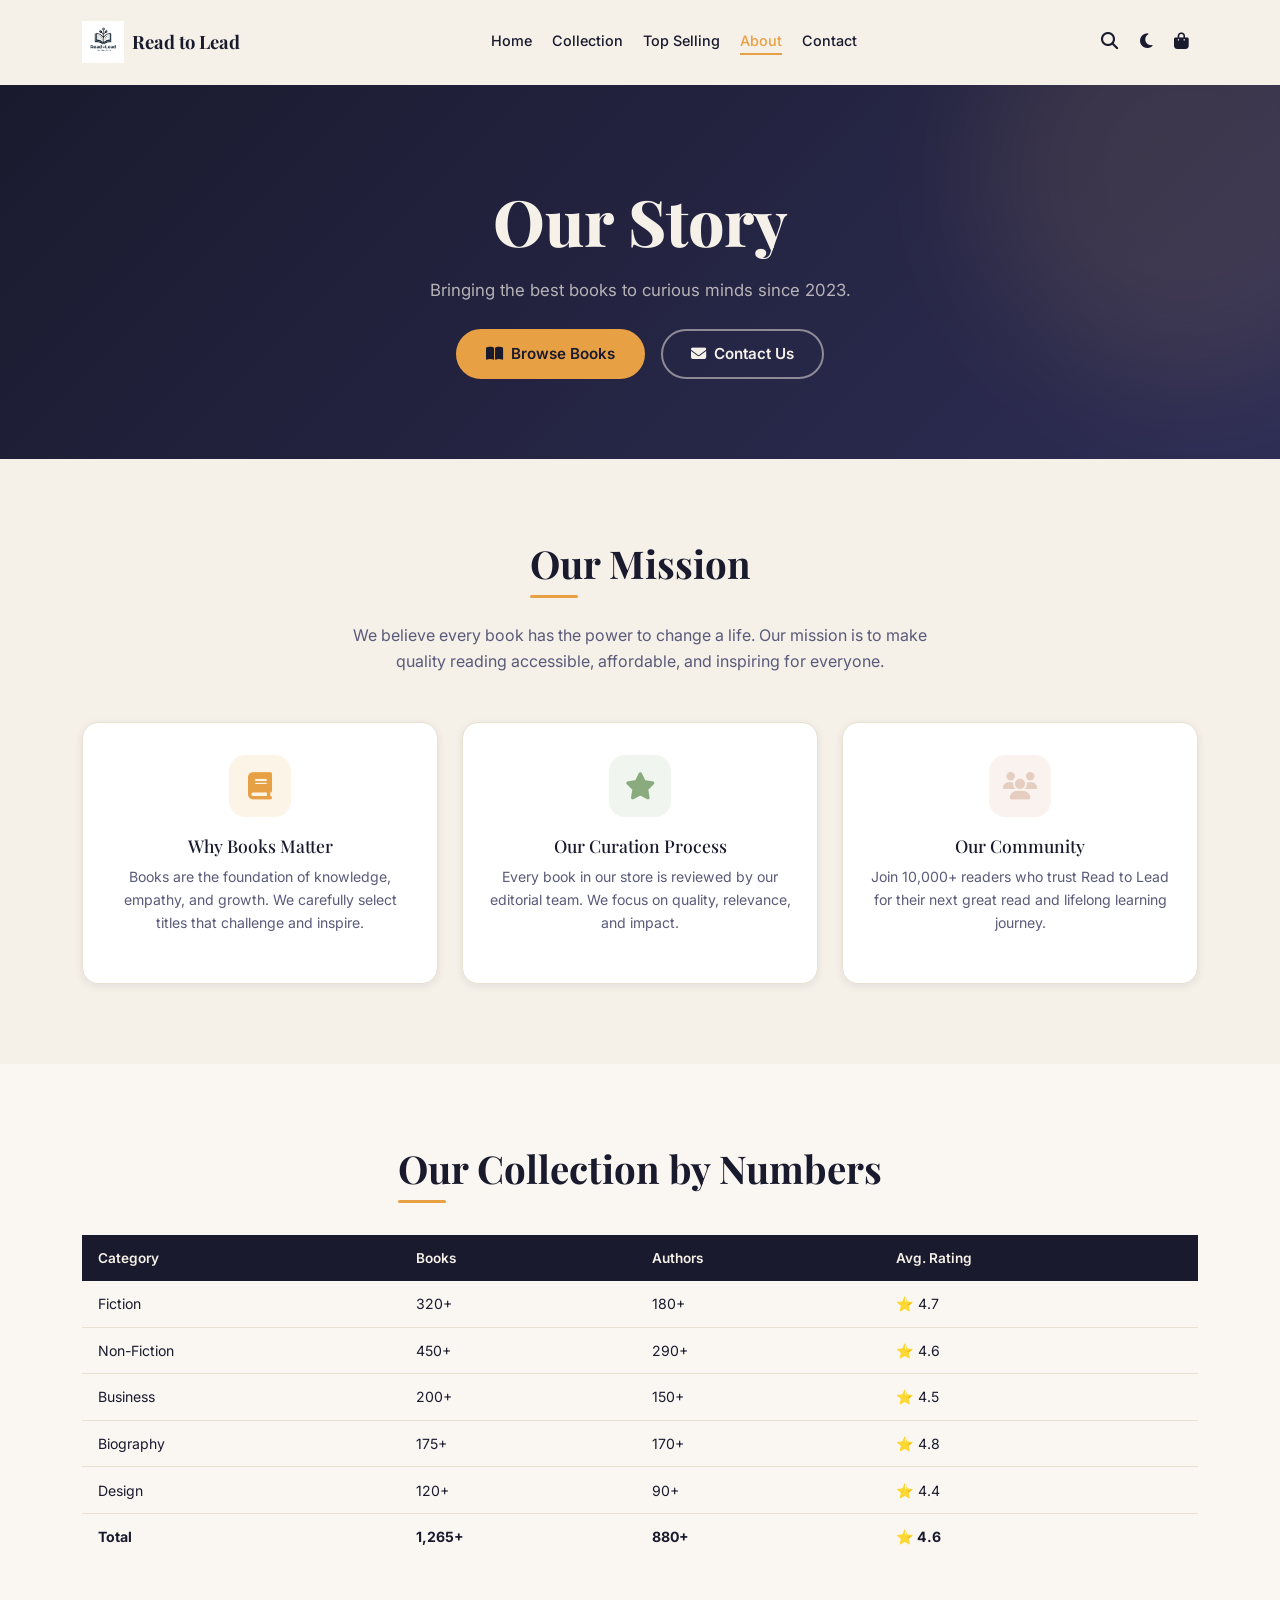
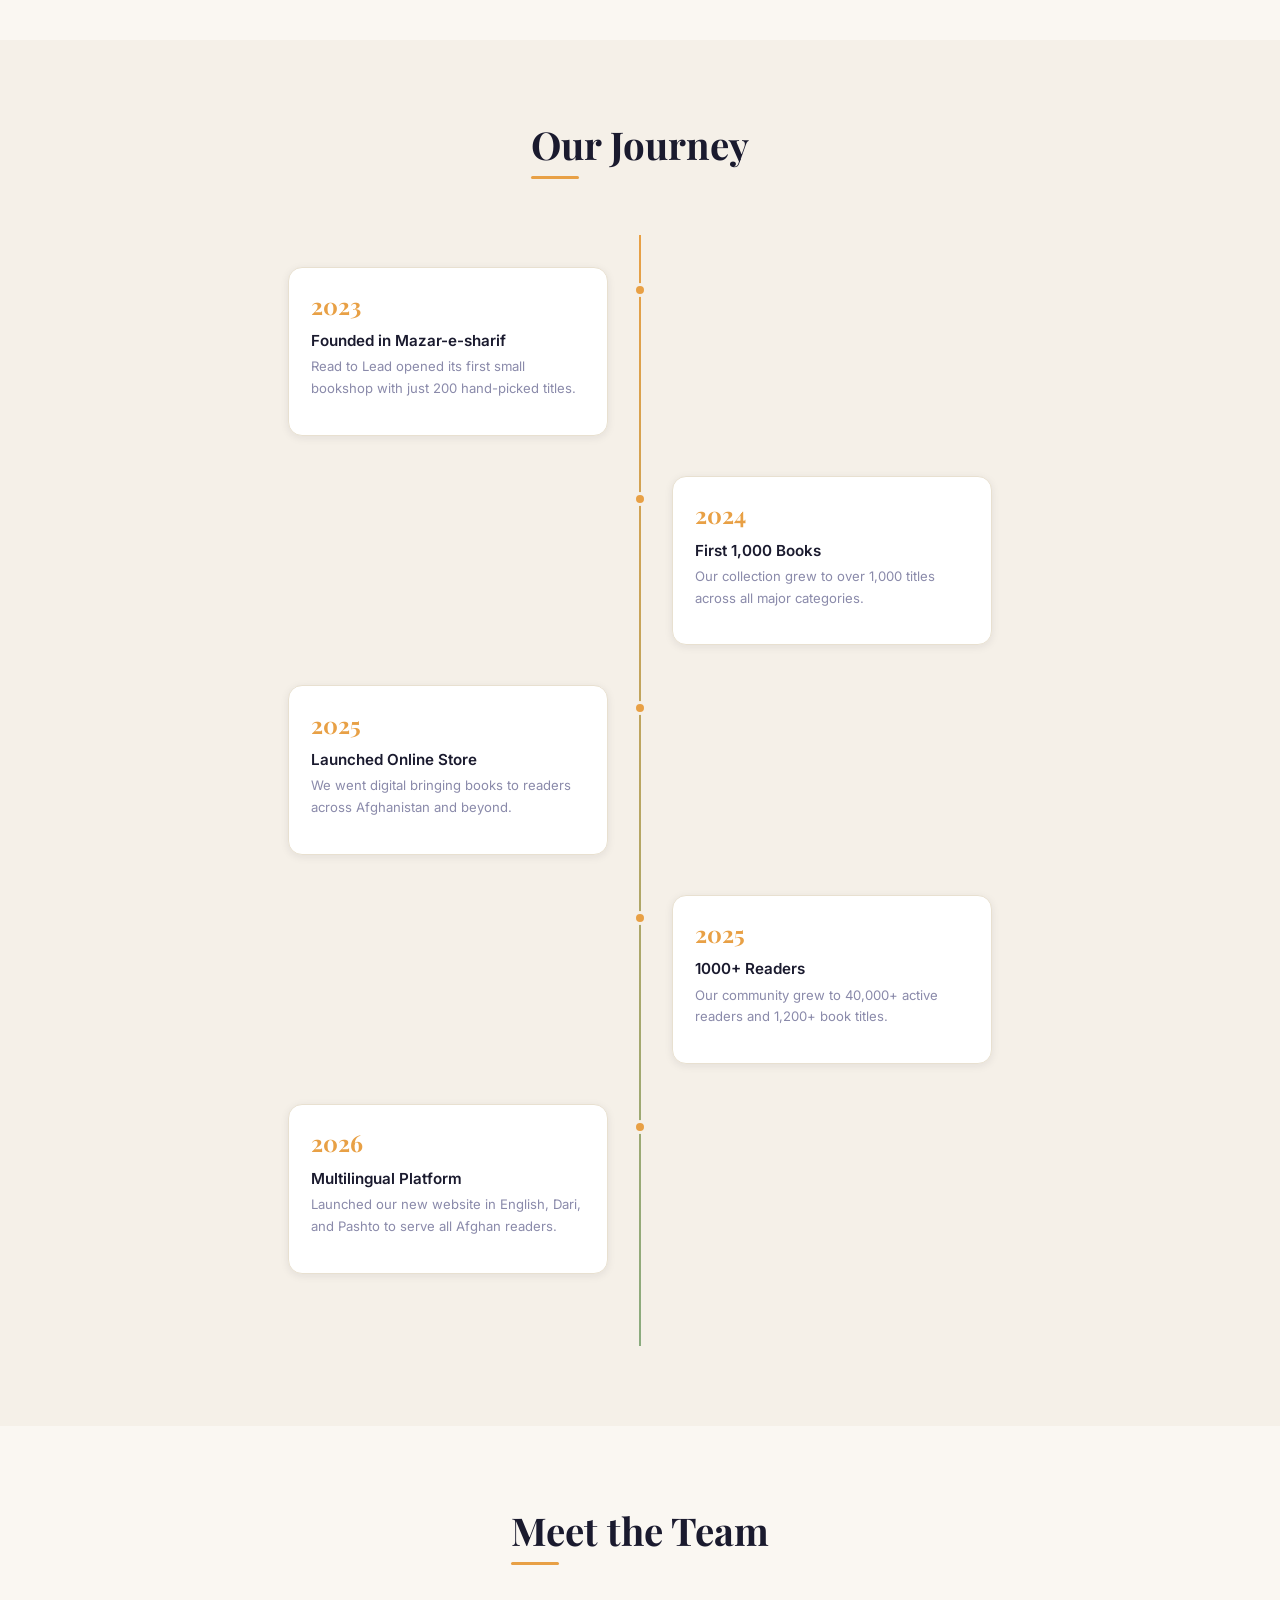
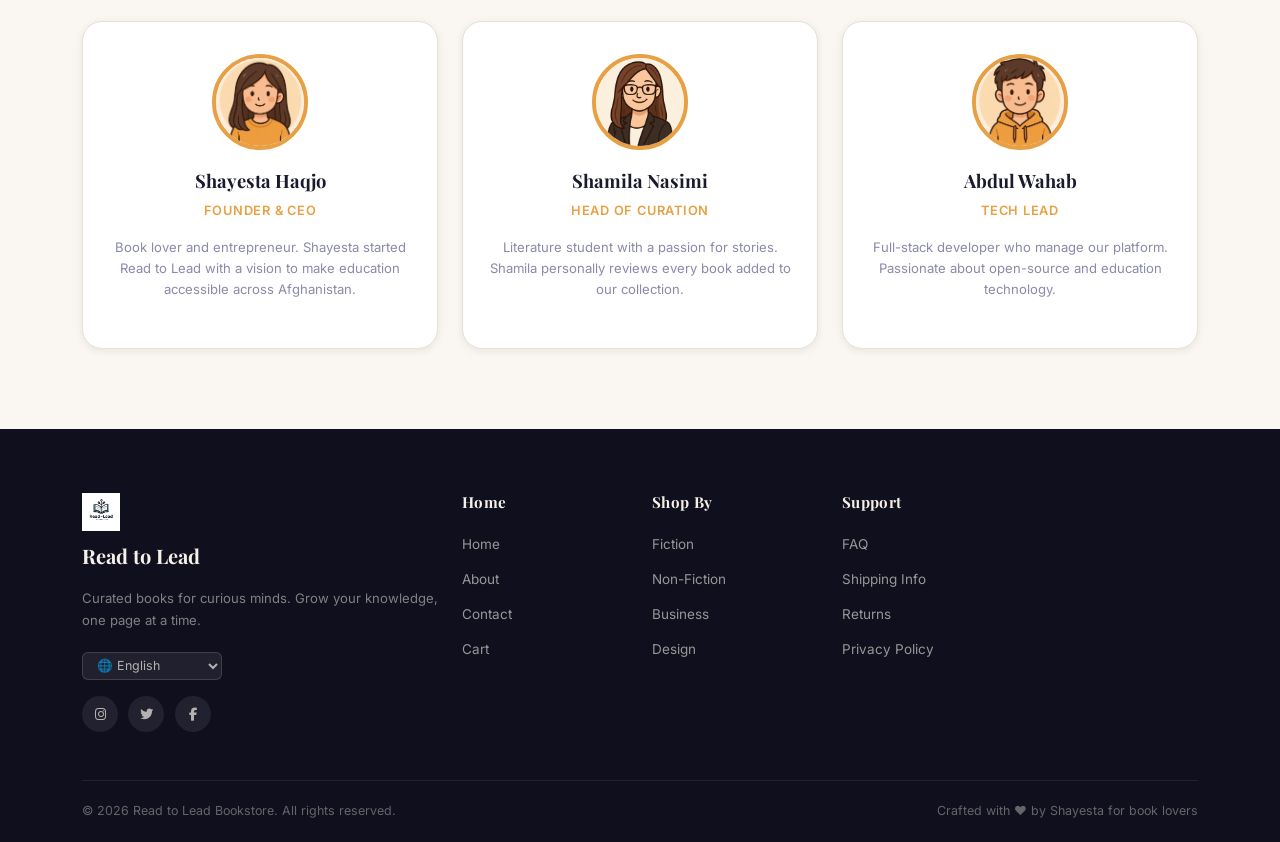
<file: about.html>
<!DOCTYPE html>
<html lang="en" dir="ltr">
<head>
  <meta charset="UTF-8">
  <meta name="viewport" content="width=device-width, initial-scale=1.0">
  <meta name="description" content="About Read to Lead Bookstore — Our story, mission, and team.">
  <title>About | Read to Lead Bookstore</title>
  <link href="https://cdn.jsdelivr.net/npm/bootstrap@5.3.3/dist/css/bootstrap.min.css" rel="stylesheet">
  <link rel="stylesheet" href="https://cdnjs.cloudflare.com/ajax/libs/font-awesome/6.5.1/css/all.min.css">
  <link rel="stylesheet" href="css/style.css">
  <link rel="stylesheet" href="css/animations.css">
</head>
<body class="page-wrapper">

<!-- Search Overlay -->
<div id="search-overlay" role="search" aria-label="Site search">
  <div class="container d-flex align-items-center gap-3 w-100">
    <i class="fas fa-search fa-lg text-muted" aria-hidden="true"></i>
    <input type="search" placeholder="Search for books, authors…" data-i18n-placeholder="navSearchPlaceholder" aria-label="Search">
    <button class="btn-close btn-close-white search-overlay-close" aria-label="Close search"></button>
  </div>
</div>

<!-- ===== NAVBAR ===== -->
<nav class="navbar navbar-expand-lg sticky-top" aria-label="Main navigation">
  <div class="container">
    <a class="navbar-brand d-flex align-items-center gap-2" href="index.html">
      <img src="images/logo.png" alt="Read to Lead Bookstore logo" height="42">
      <span class="navbar-brand-text d-none d-sm-block">Read to Lead</span>
    </a>
    <div class="d-flex align-items-center gap-1 d-lg-none">
      <a href="checkout.html" class="nav-icon-btn cart-icon-btn" aria-label="View cart">
        <i class="fas fa-shopping-bag" aria-hidden="true"></i>
        <span class="cart-badge">0</span>
      </a>
      <button class="navbar-toggler border-0" type="button" data-bs-toggle="collapse" data-bs-target="#navMenu"
        aria-controls="navMenu" aria-expanded="false" aria-label="Toggle navigation">
        <span class="navbar-toggler-icon"></span>
      </button>
    </div>
    <div class="collapse navbar-collapse" id="navMenu">
      <ul class="navbar-nav mx-auto gap-1">
        <li class="nav-item"><a class="nav-link" href="index.html" data-i18n="navHome">Home</a></li>
        <li class="nav-item"><a class="nav-link" href="index.html#top-selling" data-i18n="navCollection">Collection</a></li>
        <li class="nav-item"><a class="nav-link" href="index.html#top-selling" data-i18n="navTopSelling">Top Selling</a></li>
        <li class="nav-item"><a class="nav-link active" href="about.html" aria-current="page" data-i18n="navAbout">About</a></li>
        <li class="nav-item"><a class="nav-link" href="contact.html" data-i18n="navContact">Contact</a></li>
      </ul>
      <div class="navbar-icons d-none d-lg-flex align-items-center gap-1">
        <button class="nav-icon-btn search-toggle" aria-label="Search"><i class="fas fa-search" aria-hidden="true"></i></button>
        <button class="nav-icon-btn dark-mode-toggle" id="dark-mode-toggle" aria-label="Toggle dark mode">
          <i class="fas fa-moon dark-mode-icon" aria-hidden="true"></i>
        </button>
        <a href="checkout.html" class="nav-icon-btn cart-icon-btn" aria-label="View cart">
          <i class="fas fa-shopping-bag" aria-hidden="true"></i>
          <span class="cart-badge">0</span>
        </a>
      </div>
      <div class="d-lg-none border-top mt-2 pt-3">
        <button class="btn-outline-rtl dark-mode-toggle" style="font-size:.85rem;padding:.45rem 1rem">
          <i class="fas fa-moon dark-mode-icon me-1" aria-hidden="true"></i>
          <span data-i18n="navDarkMode">Dark Mode</span>
        </button>
      </div>
    </div>
  </div>
</nav>

<!-- ===== ABOUT HERO ===== -->
<header class="about-hero" role="banner">
  <div class="blob-1" aria-hidden="true" style="opacity:.1"></div>
  <div class="container position-relative">
    <h1 class="about-hero-title" data-i18n="aboutHeroTitle">Our Story</h1>
    <p class="about-hero-subtitle" data-i18n="aboutHeroSub">Bringing the best books to curious minds since 2023.</p>
    <div class="mt-4 d-flex justify-content-center gap-3 flex-wrap">
      <a href="index.html#top-selling" class="btn-primary-rtl">
        <i class="fas fa-book-open" aria-hidden="true"></i> Browse Books
      </a>
      <a href="contact.html" class="btn-outline-rtl" style="border-color:rgba(245,240,232,.5);color:var(--offwhite)">
        <i class="fas fa-envelope" aria-hidden="true"></i> Contact Us
      </a>
    </div>
  </div>
</header>

<!-- ===== MISSION / ICON GRID ===== -->
<section class="section-py" aria-labelledby="mission-heading">
  <div class="container">
    <div class="text-center mb-5">
      <h2 class="section-title" id="mission-heading" data-i18n="aboutMission">Our Mission</h2>
      <p class="mt-3 mx-auto" style="max-width:580px;color:var(--text-secondary)" data-i18n="aboutMissionText">
        We believe every book has the power to change a life. Our mission is to make quality reading accessible, affordable, and inspiring for everyone.
      </p>
    </div>
    <div class="row g-4">
      <div class="col-md-4">
        <div class="icon-grid-card section-animate">
          <div class="card-icon" style="background:rgba(232,160,69,.12)">
            <i class="fas fa-book text-gold" aria-hidden="true"></i>
          </div>
          <h3 class="mb-2" style="font-size:1.1rem" data-i18n="aboutWhyBooks">Why Books Matter</h3>
          <p style="font-size:.88rem;color:var(--text-secondary)" data-i18n="aboutWhyBooksText">
            Books are the foundation of knowledge, empathy, and growth. We carefully select titles that challenge and inspire.
          </p>
        </div>
      </div>
      <div class="col-md-4">
        <div class="icon-grid-card section-animate">
          <div class="card-icon" style="background:rgba(138,171,126,.12)">
            <i class="fas fa-star text-sage" aria-hidden="true"></i>
          </div>
          <h3 class="mb-2" style="font-size:1.1rem" data-i18n="aboutCuration">Our Curation Process</h3>
          <p style="font-size:.88rem;color:var(--text-secondary)" data-i18n="aboutCurationText">
            Every book in our store is reviewed by our editorial team. We focus on quality, relevance, and impact.
          </p>
        </div>
      </div>
      <div class="col-md-4">
        <div class="icon-grid-card section-animate">
          <div class="card-icon" style="background:rgba(242,223,215,.4)">
            <i class="fas fa-users" style="color:var(--blush-dark)" aria-hidden="true"></i>
          </div>
          <h3 class="mb-2" style="font-size:1.1rem" data-i18n="aboutCommunity">Our Community</h3>
          <p style="font-size:.88rem;color:var(--text-secondary)" data-i18n="aboutCommunityText">
            Join 40,000+ readers who trust Read to Lead for their next great read and lifelong learning journey.
          </p>
        </div>
      </div>
    </div>
  </div>
</section>

<!-- ===== STATS TABLE ===== -->
<section class="section-py" style="background:var(--bg-secondary)" aria-labelledby="stats-heading">
  <div class="container">
    <div class="text-center mb-4">
      <h2 class="section-title" id="stats-heading" data-i18n="tableTitle">Our Collection by Numbers</h2>
    </div>
    <div class="table-responsive">
      <table class="stats-table" aria-label="Book collection statistics by category">
        <thead>
          <tr>
            <th scope="col" data-i18n="tableCategory">Category</th>
            <th scope="col" data-i18n="tableBooks">Books</th>
            <th scope="col" data-i18n="tableAuthors">Authors</th>
            <th scope="col" data-i18n="tableAvgRating">Avg. Rating</th>
          </tr>
        </thead>
        <tbody>
          <tr><td>Fiction</td><td>320+</td><td>180+</td><td>⭐ 4.7</td></tr>
          <tr><td>Non-Fiction</td><td>450+</td><td>290+</td><td>⭐ 4.6</td></tr>
          <tr><td>Business</td><td>200+</td><td>150+</td><td>⭐ 4.5</td></tr>
          <tr><td>Biography</td><td>175+</td><td>170+</td><td>⭐ 4.8</td></tr>
          <tr><td>Design</td><td>120+</td><td>90+</td><td>⭐ 4.4</td></tr>
          <tr><td><strong>Total</strong></td><td><strong>1,265+</strong></td><td><strong>880+</strong></td><td><strong>⭐ 4.6</strong></td></tr>
        </tbody>
      </table>
    </div>
  </div>
</section>

<!-- ===== TIMELINE ===== -->
<section class="section-py" aria-labelledby="journey-heading">
  <div class="container">
    <div class="text-center mb-5">
      <h2 class="section-title" id="journey-heading" data-i18n="aboutMilestones">Our Journey</h2>
    </div>
    <div class="timeline" role="list">
      <div class="timeline-item section-animate" role="listitem">
        <div class="timeline-dot" aria-hidden="true"></div>
        <div class="timeline-card">
          <p class="timeline-year">2023</p>
          <p class="timeline-event">Founded in Mazar-e-sharif</p>
          <p class="timeline-desc">Read to Lead opened its first small bookshop with just 200 hand-picked titles.</p>
        </div>
      </div>
      <div class="timeline-item section-animate" role="listitem">
        <div class="timeline-dot" aria-hidden="true"></div>
        <div class="timeline-card">
          <p class="timeline-year">2024</p>
          <p class="timeline-event">First 1,000 Books</p>
          <p class="timeline-desc">Our collection grew to over 1,000 titles across all major categories.</p>
        </div>
      </div>
      <div class="timeline-item section-animate" role="listitem">
        <div class="timeline-dot" aria-hidden="true"></div>
        <div class="timeline-card">
          <p class="timeline-year">2025</p>
          <p class="timeline-event">Launched Online Store</p>
          <p class="timeline-desc">We went digital bringing books to readers across Afghanistan and beyond.</p>
        </div>
      </div>
      <div class="timeline-item section-animate" role="listitem">
        <div class="timeline-dot" aria-hidden="true"></div>
        <div class="timeline-card">
          <p class="timeline-year">2025</p>
          <p class="timeline-event">1000+ Readers</p>
          <p class="timeline-desc">Our community grew to 40,000+ active readers and 1,200+ book titles.</p>
        </div>
      </div>
      <div class="timeline-item section-animate" role="listitem">
        <div class="timeline-dot" aria-hidden="true"></div>
        <div class="timeline-card">
          <p class="timeline-year">2026</p>
          <p class="timeline-event">Multilingual Platform</p>
          <p class="timeline-desc">Launched our new website in English, Dari, and Pashto to serve all Afghan readers.</p>
        </div>
      </div>
    </div>
  </div>
</section>

<!-- ===== TEAM ===== -->
<section class="section-py" style="background:var(--bg-secondary)" aria-labelledby="team-heading">
  <div class="container">
    <div class="text-center mb-5">
      <h2 class="section-title" id="team-heading" data-i18n="aboutTeam">Meet the Team</h2>
    </div>
    <div class="row g-4 justify-content-center">
      <div class="col-md-4">
        <div class="team-card section-animate">
          <img src="images/Shayesta.jpg"
            alt="Ahmad Karimi — Founder and CEO" class="team-avatar">
          <p class="team-name">Shayesta Haqjo</p>
          <p class="team-role">Founder & CEO</p>
          <p class="team-bio">Book lover and entrepreneur. Shayesta started Read to Lead with a vision to make education accessible across Afghanistan.</p>
        </div>
      </div>
      <div class="col-md-4">
        <div class="team-card section-animate">
          <img src="images/Shamila.jpg"
            alt="Sara Ahmadi — Head of Curation" class="team-avatar">
          <p class="team-name">Shamila Nasimi</p>
          <p class="team-role">Head of Curation</p>
          <p class="team-bio">Literature student with a passion for stories. Shamila personally reviews every book added to our collection.</p>
        </div>
      </div>
      <div class="col-md-4">
        <div class="team-card section-animate">
          <img src="images/Wahab.jpg"
            alt="Omar Rahimi — Tech Lead" class="team-avatar">
          <p class="team-name">Abdul Wahab</p>
          <p class="team-role">Tech Lead</p>
          <p class="team-bio">Full-stack developer who manage our platform. Passionate about open-source and education technology.</p>
        </div>
      </div>
    </div>
  </div>
</section>

<!-- ===== FOOTER ===== -->
<footer class="site-footer" role="contentinfo">
  <div class="container">
    <div class="row g-4">
      <div class="col-lg-4 col-md-6">
        <img src="images/logo.png" alt="Read to Lead Bookstore logo" class="footer-logo">
        <p class="footer-brand-text">Read to Lead</p>
        <p class="footer-tagline" data-i18n="footerTagline">Curated books for curious minds. Grow your knowledge, one page at a time.</p>
        <div class="mb-3">
          <select id="lang-select" class="lang-select footer-select" aria-label="Select language">
            <option value="en">🌐 English</option>
            <option value="fa">🌐 دری (Dari)</option>
            <option value="ps">🌐 پښتو (Pashto)</option>
          </select>
        </div>
        <nav class="social-links" aria-label="Social media">
          <a href="#" class="social-link" aria-label="Instagram"><i class="fab fa-instagram" aria-hidden="true"></i></a>
          <a href="#" class="social-link" aria-label="Twitter"><i class="fab fa-twitter" aria-hidden="true"></i></a>
          <a href="#" class="social-link" aria-label="Facebook"><i class="fab fa-facebook-f" aria-hidden="true"></i></a>
        </nav>
      </div>
      <div class="col-lg-2 col-md-3 col-6">
        <h3 class="footer-heading" data-i18n="footerHome">Home</h3>
        <ul class="footer-links">
          <li><a href="index.html" data-i18n="navHome">Homepage</a></li>
          <li><a href="about.html" data-i18n="navAbout">About Us</a></li>
          <li><a href="contact.html" data-i18n="navContact">Contact</a></li>
          <li><a href="checkout.html" data-i18n="navCart">Cart</a></li>
        </ul>
      </div>
      <div class="col-lg-2 col-md-3 col-6">
        <h3 class="footer-heading" data-i18n="footerShopBy">Shop By</h3>
        <ul class="footer-links">
          <li><a href="index.html#top-selling" data-i18n="filterFiction">Fiction</a></li>
          <li><a href="index.html#top-selling" data-i18n="filterNonFiction">Non-Fiction</a></li>
          <li><a href="index.html#top-selling" data-i18n="filterBusiness">Business</a></li>
          <li><a href="index.html#top-selling" data-i18n="filterDesign">Design</a></li>
        </ul>
      </div>
      <div class="col-lg-2 col-md-3 col-6">
        <h3 class="footer-heading" data-i18n="footerSupport">Support</h3>
        <ul class="footer-links">
          <li><a href="#" data-i18n="footerFAQ">FAQ</a></li>
          <li><a href="#" data-i18n="footerShipping">Shipping Info</a></li>
          <li><a href="#" data-i18n="footerReturns">Returns</a></li>
          <li><a href="#" data-i18n="footerPrivacy">Privacy Policy</a></li>
        </ul>
      </div>
    </div>
    <div class="footer-bottom">
      <span data-i18n="footerCopyright">© 2026 Read to Lead Bookstore. All rights reserved.</span>
      <span data-i18n="footerCredit">Crafted with ♥ by Shayesta for book lovers</span>
    </div>
  </div>
</footer>

<button id="scroll-top-btn" aria-label="Scroll to top">
  <i class="fas fa-chevron-up" aria-hidden="true"></i>
</button>

<script src="https://cdn.jsdelivr.net/npm/bootstrap@5.3.3/dist/js/bootstrap.bundle.min.js"></script>
<script src="js/translations.js"></script>
<script src="js/products.js"></script>
<script src="js/cart.js"></script>
<script src="js/validation.js"></script>
<script src="js/main.js"></script>
<script>
  document.addEventListener('DOMContentLoaded', () => {
    const obs = new IntersectionObserver(entries => {
      entries.forEach(e => { if(e.isIntersecting){e.target.classList.add('visible');obs.unobserve(e.target);} });
    }, {threshold:.1});
    document.querySelectorAll('.section-animate').forEach(el => obs.observe(el));
  });
</script>
</body>
</html>
</file>
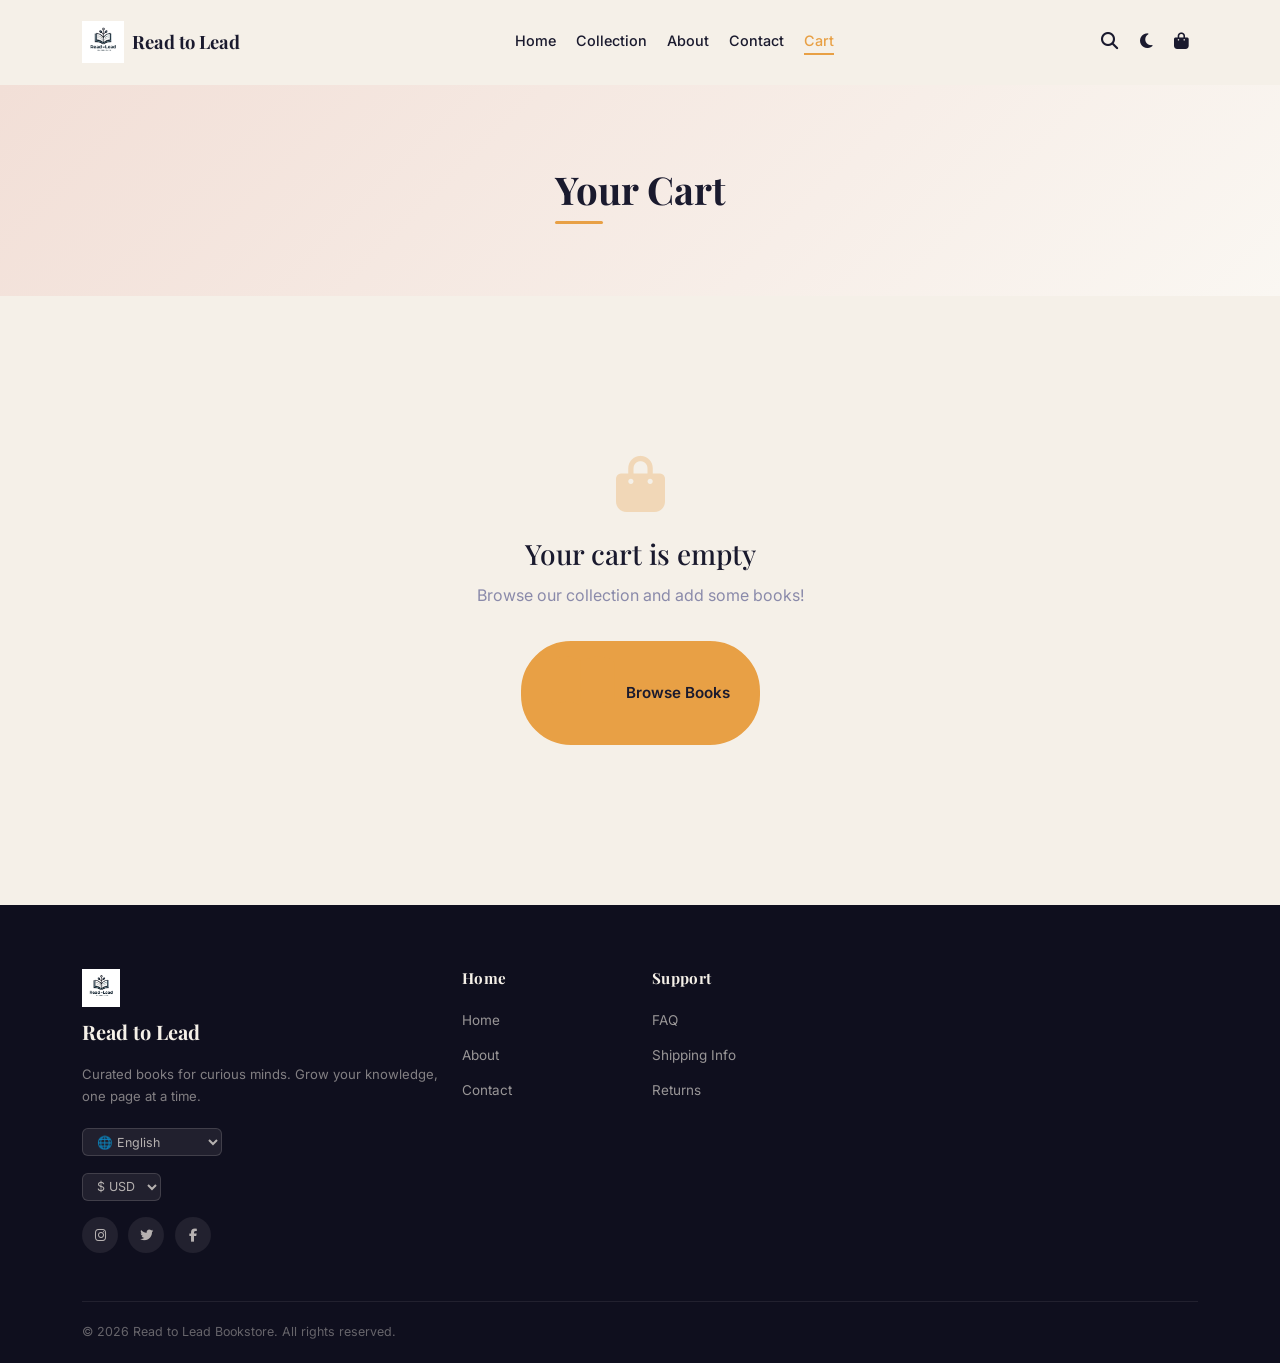
<file: checkout.html>
<!DOCTYPE html>
<html lang="en" dir="ltr">
<head>
  <meta charset="UTF-8">
  <meta name="viewport" content="width=device-width, initial-scale=1.0">
  <meta name="description" content="Cart & Checkout — Read to Lead Bookstore">
  <title>Cart & Checkout | Read to Lead Bookstore</title>
  <link href="https://cdn.jsdelivr.net/npm/bootstrap@5.3.3/dist/css/bootstrap.min.css" rel="stylesheet">
  <link rel="stylesheet" href="https://cdnjs.cloudflare.com/ajax/libs/font-awesome/6.5.1/css/all.min.css">
  <link rel="stylesheet" href="css/style.css">
  <link rel="stylesheet" href="css/animations.css">
</head>
<body class="page-wrapper">

<!-- Search Overlay -->
<div id="search-overlay" role="search">
  <div class="container d-flex align-items-center gap-3 w-100">
    <i class="fas fa-search fa-lg text-muted" aria-hidden="true"></i>
    <input type="search" placeholder="Search for books…" data-i18n-placeholder="navSearchPlaceholder" aria-label="Search">
    <button class="btn-close btn-close-white search-overlay-close" aria-label="Close search"></button>
  </div>
</div>

<!-- ===== NAVBAR ===== -->
<nav class="navbar navbar-expand-lg sticky-top" aria-label="Main navigation">
  <div class="container">
    <a class="navbar-brand d-flex align-items-center gap-2" href="index.html">
      <img src="images/logo.png" alt="Read to Lead Bookstore logo" height="42">
      <span class="navbar-brand-text d-none d-sm-block">Read to Lead</span>
    </a>
    <div class="d-flex align-items-center gap-1 d-lg-none">
      <span class="nav-icon-btn cart-icon-btn" aria-label="Cart items">
        <i class="fas fa-shopping-bag" aria-hidden="true"></i>
        <span class="cart-badge">0</span>
      </span>
      <button class="navbar-toggler border-0" type="button" data-bs-toggle="collapse" data-bs-target="#navMenu"
        aria-controls="navMenu" aria-expanded="false" aria-label="Toggle navigation">
        <span class="navbar-toggler-icon"></span>
      </button>
    </div>
    <div class="collapse navbar-collapse" id="navMenu">
      <ul class="navbar-nav mx-auto gap-1">
        <li class="nav-item"><a class="nav-link" href="index.html" data-i18n="navHome">Home</a></li>
        <li class="nav-item"><a class="nav-link" href="index.html#top-selling" data-i18n="navCollection">Collection</a></li>
        <li class="nav-item"><a class="nav-link" href="about.html" data-i18n="navAbout">About</a></li>
        <li class="nav-item"><a class="nav-link" href="contact.html" data-i18n="navContact">Contact</a></li>
        <li class="nav-item"><a class="nav-link active" href="checkout.html" aria-current="page" data-i18n="navCart">Cart</a></li>
      </ul>
      <div class="navbar-icons d-none d-lg-flex align-items-center gap-1">
        <button class="nav-icon-btn search-toggle" aria-label="Search"><i class="fas fa-search" aria-hidden="true"></i></button>
        <button class="nav-icon-btn dark-mode-toggle" id="dark-mode-toggle" aria-label="Toggle dark mode">
          <i class="fas fa-moon dark-mode-icon" aria-hidden="true"></i>
        </button>
        <span class="nav-icon-btn cart-icon-btn">
          <i class="fas fa-shopping-bag" aria-hidden="true"></i>
          <span class="cart-badge">0</span>
        </span>
      </div>
      <div class="d-lg-none border-top mt-2 pt-3">
        <button class="btn-outline-rtl dark-mode-toggle" style="font-size:.85rem;padding:.45rem 1rem">
          <i class="fas fa-moon dark-mode-icon me-1" aria-hidden="true"></i>
          <span data-i18n="navDarkMode">Dark Mode</span>
        </button>
      </div>
    </div>
  </div>
</nav>

<main>
<!-- ===== PART A: CART SECTION ===== -->
<section id="cart-section" aria-labelledby="cart-heading">
  <div class="page-hero">
    <div class="container">
      <h1 class="section-title" id="cart-heading" data-i18n="cartTitle">Your Cart</h1>
    </div>
  </div>

  <div class="container section-py">

    <!-- EMPTY STATE -->
    <div id="cart-empty-state" class="empty-cart-state" style="display:none" role="status">
      <i class="fas fa-shopping-bag" aria-hidden="true"></i>
      <h3 data-i18n="cartEmpty">Your cart is empty</h3>
      <p data-i18n="cartEmptySub">Browse our collection and add some books!</p>
      <a href="index.html#top-selling" class="btn-primary-rtl mt-3" style="justify-content:center">
        <i class="fas fa-book-open me-1" aria-hidden="true"></i>
        <span data-i18n="cartBrowse">Browse Books</span>
      </a>
    </div>

    <!-- CART CONTENT -->
    <div id="cart-content" style="display:none">
      <div class="row g-4">
        <!-- Items list -->
        <div class="col-lg-8">
          <div class="d-flex align-items-center justify-content-between mb-3">
            <a href="index.html" class="view-all-link" data-i18n="continueShopping">← Continue Shopping</a>
          </div>
          <div id="cart-items-container" aria-live="polite" aria-label="Cart items"></div>
        </div>

        <!-- Order Summary -->
        <div class="col-lg-4" id="order-summary" style="display:none">
          <aside class="order-summary-card" aria-label="Order summary">
            <h2 class="order-summary-title" data-i18n="orderSummary">Order Summary</h2>
            <div class="summary-row">
              <span data-i18n="cartSubtotal">Subtotal</span><span id="summary-subtotal">$0.00</span>
            </div>
            <div class="summary-row">
              <span data-i18n="cartShipping">Shipping</span><span id="summary-shipping">—</span>
            </div>
            <div class="summary-row">
              <span data-i18n="cartTax">Tax (8%)</span><span id="summary-tax">$0.00</span>
            </div>
            <div class="summary-row total">
              <span data-i18n="cartTotal">Total</span><span id="summary-total" style="color:var(--gold)">$0.00</span>
            </div>
            <p id="shipping-note" class="small mt-2" style="color:var(--sage)"></p>
            <button id="proceed-to-checkout" class="btn-primary-rtl w-100 mt-3" style="justify-content:center;border:none">
              <i class="fas fa-lock me-1" aria-hidden="true"></i>
              <span data-i18n="proceedCheckout">Proceed to Checkout</span>
            </button>
          </aside>
        </div>
      </div>
    </div>
  </div>
</section>

<!-- ===== PART B: CHECKOUT SECTION ===== -->
<section id="checkout-section" style="display:none" aria-labelledby="checkout-heading">
  <div class="page-hero">
    <div class="container">
      <h1 class="section-title" id="checkout-heading" data-i18n="checkoutTitle">Checkout</h1>
    </div>
  </div>

  <div class="container section-py">
    <div class="row g-4">

      <!-- CHECKOUT FORM -->
      <div class="col-lg-8">
        <div class="mb-3">
          <button id="back-to-cart" class="view-all-link" style="background:none;border:none;padding:0;cursor:pointer">
            <span data-i18n="backToCart">← Back to Cart</span>
          </button>
        </div>

        <form id="checkout-form" novalidate aria-label="Checkout form">

          <!-- Personal Info -->
          <div class="checkout-form-card">
            <h2 data-i18n="personalInfo">Personal Information</h2>
            <div class="row g-3">
              <div class="col-sm-6">
                <div class="form-group-rtl">
                  <label class="form-label-rtl" for="first-name" data-i18n="firstName">First Name</label>
                  <input class="form-control-rtl" type="text" id="first-name" name="firstName"
                    placeholder="Ahmad" required data-label="First Name" autocomplete="given-name">
                </div>
              </div>
              <div class="col-sm-6">
                <div class="form-group-rtl">
                  <label class="form-label-rtl" for="last-name" data-i18n="lastName">Last Name</label>
                  <input class="form-control-rtl" type="text" id="last-name" name="lastName"
                    placeholder="Karimi" required data-label="Last Name" autocomplete="family-name">
                </div>
              </div>
              <div class="col-sm-6">
                <div class="form-group-rtl">
                  <label class="form-label-rtl" for="checkout-email" data-i18n="email">Email Address</label>
                  <input class="form-control-rtl" type="email" id="checkout-email" name="email"
                    placeholder="you@example.com" required data-validate="email" data-label="Email" autocomplete="email">
                </div>
              </div>
              <div class="col-sm-6">
                <div class="form-group-rtl">
                  <label class="form-label-rtl" for="checkout-phone" data-i18n="phone">Phone Number</label>
                  <input class="form-control-rtl" type="tel" id="checkout-phone" name="phone"
                    placeholder="+93 700 000 000" data-validate="phone" data-label="Phone" autocomplete="tel">
                </div>
              </div>
            </div>
          </div>

          <!-- Shipping Address -->
          <div class="checkout-form-card">
            <h2 data-i18n="shippingInfo">Shipping Address</h2>
            <div class="row g-3">
              <div class="col-12">
                <div class="form-group-rtl">
                  <label class="form-label-rtl" for="address" data-i18n="address">Street Address</label>
                  <input class="form-control-rtl" type="text" id="address" name="address"
                    placeholder="123 Book Street" required data-label="Address" autocomplete="street-address">
                </div>
              </div>
              <div class="col-sm-6">
                <div class="form-group-rtl">
                  <label class="form-label-rtl" for="city" data-i18n="city">City</label>
                  <input class="form-control-rtl" type="text" id="city" name="city"
                    placeholder="Kabul" required data-label="City" autocomplete="address-level2">
                </div>
              </div>
              <div class="col-sm-6">
                <div class="form-group-rtl">
                  <label class="form-label-rtl" for="country" data-i18n="country">Country</label>
                  <select class="form-control-rtl" id="country" name="country" required autocomplete="country">
                    <option value="" data-i18n="selectCountry">Select country…</option>
                    <option value="AF">Afghanistan</option>
                    <option value="PK">Pakistan</option>
                    <option value="IR">Iran</option>
                    <option value="US">United States</option>
                    <option value="GB">United Kingdom</option>
                    <option value="DE">Germany</option>
                    <option value="CA">Canada</option>
                    <option value="AU">Australia</option>
                  </select>
                </div>
              </div>
              <div class="col-sm-6">
                <div class="form-group-rtl">
                  <label class="form-label-rtl" for="zip" data-i18n="zipCode">ZIP / Postal Code</label>
                  <input class="form-control-rtl" type="text" id="zip" name="zip"
                    placeholder="1001" required data-validate="zip" data-label="ZIP" autocomplete="postal-code">
                </div>
              </div>
              <div class="col-12">
                <label class="d-flex align-items-center gap-2" style="cursor:pointer;font-size:.88rem">
                  <input type="checkbox" id="same-as-billing"> 
                  <span data-i18n="sameAsBilling">Billing address same as shipping</span>
                </label>
              </div>
            </div>
          </div>

          <!-- Payment -->
          <div class="checkout-form-card">
            <h2 data-i18n="paymentInfo">Payment Details <span style="font-size:.75rem;color:var(--sage)">(Test Mode)</span></h2>
            <div class="row g-3">
              <div class="col-12">
                <div class="form-group-rtl">
                  <label class="form-label-rtl" for="card-number" data-i18n="cardNumber">Card Number</label>
                  <div style="position:relative">
                    <input class="form-control-rtl" type="text" id="card-number" name="cardNumber"
                      placeholder="1234 5678 9012 3456" required
                      data-validate="card" data-label="Card Number"
                      maxlength="19" autocomplete="cc-number" inputmode="numeric">
                    <i class="fas fa-credit-card" aria-hidden="true"
                      style="position:absolute;right:1rem;top:50%;transform:translateY(-50%);color:var(--text-muted)"></i>
                  </div>
                </div>
              </div>
              <div class="col-sm-6">
                <div class="form-group-rtl">
                  <label class="form-label-rtl" for="expiry" data-i18n="expiryDate">Expiry (MM/YY)</label>
                  <input class="form-control-rtl" type="text" id="expiry" name="expiry"
                    placeholder="MM/YY" required data-validate="expiry" data-label="Expiry"
                    maxlength="5" autocomplete="cc-exp">
                </div>
              </div>
              <div class="col-sm-6">
                <div class="form-group-rtl">
                  <label class="form-label-rtl" for="cvv" data-i18n="cvv">CVV</label>
                  <input class="form-control-rtl" type="text" id="cvv" name="cvv"
                    placeholder="123" required data-validate="cvv" data-label="CVV"
                    maxlength="3" autocomplete="cc-csc" inputmode="numeric">
                </div>
              </div>
            </div>
            <div class="mt-3 p-3 rounded d-flex align-items-center gap-2"
              style="background:rgba(138,171,126,.1);border:1px solid rgba(138,171,126,.3);font-size:.82rem;color:var(--sage)">
              <i class="fas fa-lock" aria-hidden="true"></i>
              Your payment information is encrypted and secure. This is a test checkout — no real charges.
            </div>
          </div>

          <button type="submit" id="place-order-btn" class="btn-primary-rtl w-100" 
            style="justify-content:center;border:none;font-size:1rem;padding:.85rem" disabled>
            <i class="fas fa-check-circle me-1" aria-hidden="true"></i>
            <span data-i18n="placeOrder">Place Order</span>
          </button>
        </form>
      </div>

      <!-- ORDER SUMMARY SIDEBAR -->
      <div class="col-lg-4">
        <aside class="order-summary-card" aria-label="Order summary">
          <h2 class="order-summary-title" data-i18n="orderSummary">Order Summary</h2>
          <div class="summary-row">
            <span data-i18n="cartSubtotal">Subtotal</span><span id="summary-subtotal">$0.00</span>
          </div>
          <div class="summary-row">
            <span data-i18n="cartShipping">Shipping</span><span id="summary-shipping">—</span>
          </div>
          <div class="summary-row">
            <span data-i18n="cartTax">Tax (8%)</span><span id="summary-tax">$0.00</span>
          </div>
          <div class="summary-row total">
            <span data-i18n="cartTotal">Total</span>
            <span id="summary-total" style="color:var(--gold)">$0.00</span>
          </div>
          <p id="shipping-note" class="small mt-2" style="color:var(--sage)"></p>
        </aside>
      </div>
    </div>
  </div>
</section>
</main>

<!-- ===== ORDER CONFIRMATION MODAL ===== -->
<div class="modal fade" id="orderModal" tabindex="-1" aria-labelledby="orderModalLabel" aria-hidden="true">
  <div class="modal-dialog modal-dialog-centered modal-lg modal-dialog-scrollable">
    <div class="modal-content" style="background:var(--bg-card);color:var(--text-primary);border:1px solid var(--border-color)">
      <div class="modal-header" style="border-color:var(--border-color)">
        <h2 class="modal-title" id="orderModalLabel" style="font-family:var(--font-display);font-size:1.3rem" data-i18n="orderConfirmed">
          Order Confirmed! 🎉
        </h2>
        <button type="button" class="btn-close" data-bs-dismiss="modal" aria-label="Close"></button>
      </div>
      <div class="modal-body" id="order-modal-body">
        <!-- Filled by JS -->
      </div>
      <div class="modal-footer" style="border-color:var(--border-color)">
        <button type="button" class="btn-primary-rtl" data-bs-dismiss="modal" style="border:none">
          <i class="fas fa-home me-1" aria-hidden="true"></i>
          <span data-i18n="continueBrowsing">Continue Shopping</span>
        </button>
      </div>
    </div>
  </div>
</div>

<!-- ===== FOOTER ===== -->
<footer class="site-footer" role="contentinfo">
  <div class="container">
    <div class="row g-4">
      <div class="col-lg-4 col-md-6">
        <img src="images/logo.png" alt="Read to Lead Bookstore logo" class="footer-logo">
        <p class="footer-brand-text">Read to Lead</p>
        <p class="footer-tagline" data-i18n="footerTagline">Curated books for curious minds.</p>
        <div class="mb-3">
          <select id="lang-select" class="lang-select footer-select" aria-label="Select language">
            <option value="en">🌐 English</option>
            <option value="fa">🌐 دری (Dari)</option>
            <option value="ps">🌐 پښتو (Pashto)</option>
          </select>
        </div>
        <div class="mb-3">
          <label for="currency-select" class="visually-hidden">Currency</label>
          <select id="currency-select" class="footer-select" aria-label="Select currency">
            <option>$ USD</option><option>AFN ؋</option><option>€ EUR</option>
          </select>
        </div>
        <nav class="social-links" aria-label="Social media">
          <a href="#" class="social-link" aria-label="Instagram"><i class="fab fa-instagram" aria-hidden="true"></i></a>
          <a href="#" class="social-link" aria-label="Twitter"><i class="fab fa-twitter" aria-hidden="true"></i></a>
          <a href="#" class="social-link" aria-label="Facebook"><i class="fab fa-facebook-f" aria-hidden="true"></i></a>
        </nav>
      </div>
      <div class="col-lg-2 col-md-3 col-6">
        <h3 class="footer-heading" data-i18n="footerHome">Home</h3>
        <ul class="footer-links">
          <li><a href="index.html" data-i18n="navHome">Homepage</a></li>
          <li><a href="about.html" data-i18n="navAbout">About Us</a></li>
          <li><a href="contact.html" data-i18n="navContact">Contact</a></li>
        </ul>
      </div>
      <div class="col-lg-2 col-md-3 col-6">
        <h3 class="footer-heading" data-i18n="footerSupport">Support</h3>
        <ul class="footer-links">
          <li><a href="#" data-i18n="footerFAQ">FAQ</a></li>
          <li><a href="#" data-i18n="footerShipping">Shipping Info</a></li>
          <li><a href="#" data-i18n="footerReturns">Returns</a></li>
        </ul>
      </div>
    </div>
    <div class="footer-bottom">
      <span data-i18n="footerCopyright">© 2026 Read to Lead Bookstore. All rights reserved.</span>
    </div>
  </div>
</footer>

<button id="scroll-top-btn" aria-label="Scroll to top">
  <i class="fas fa-chevron-up" aria-hidden="true"></i>
</button>

<script src="https://cdn.jsdelivr.net/npm/bootstrap@5.3.3/dist/js/bootstrap.bundle.min.js"></script>
<script src="js/translations.js"></script>
<script src="js/products.js"></script>
<script src="js/cart.js"></script>
<script src="js/validation.js"></script>
<script src="js/main.js"></script>
</body>
</html>
</file>
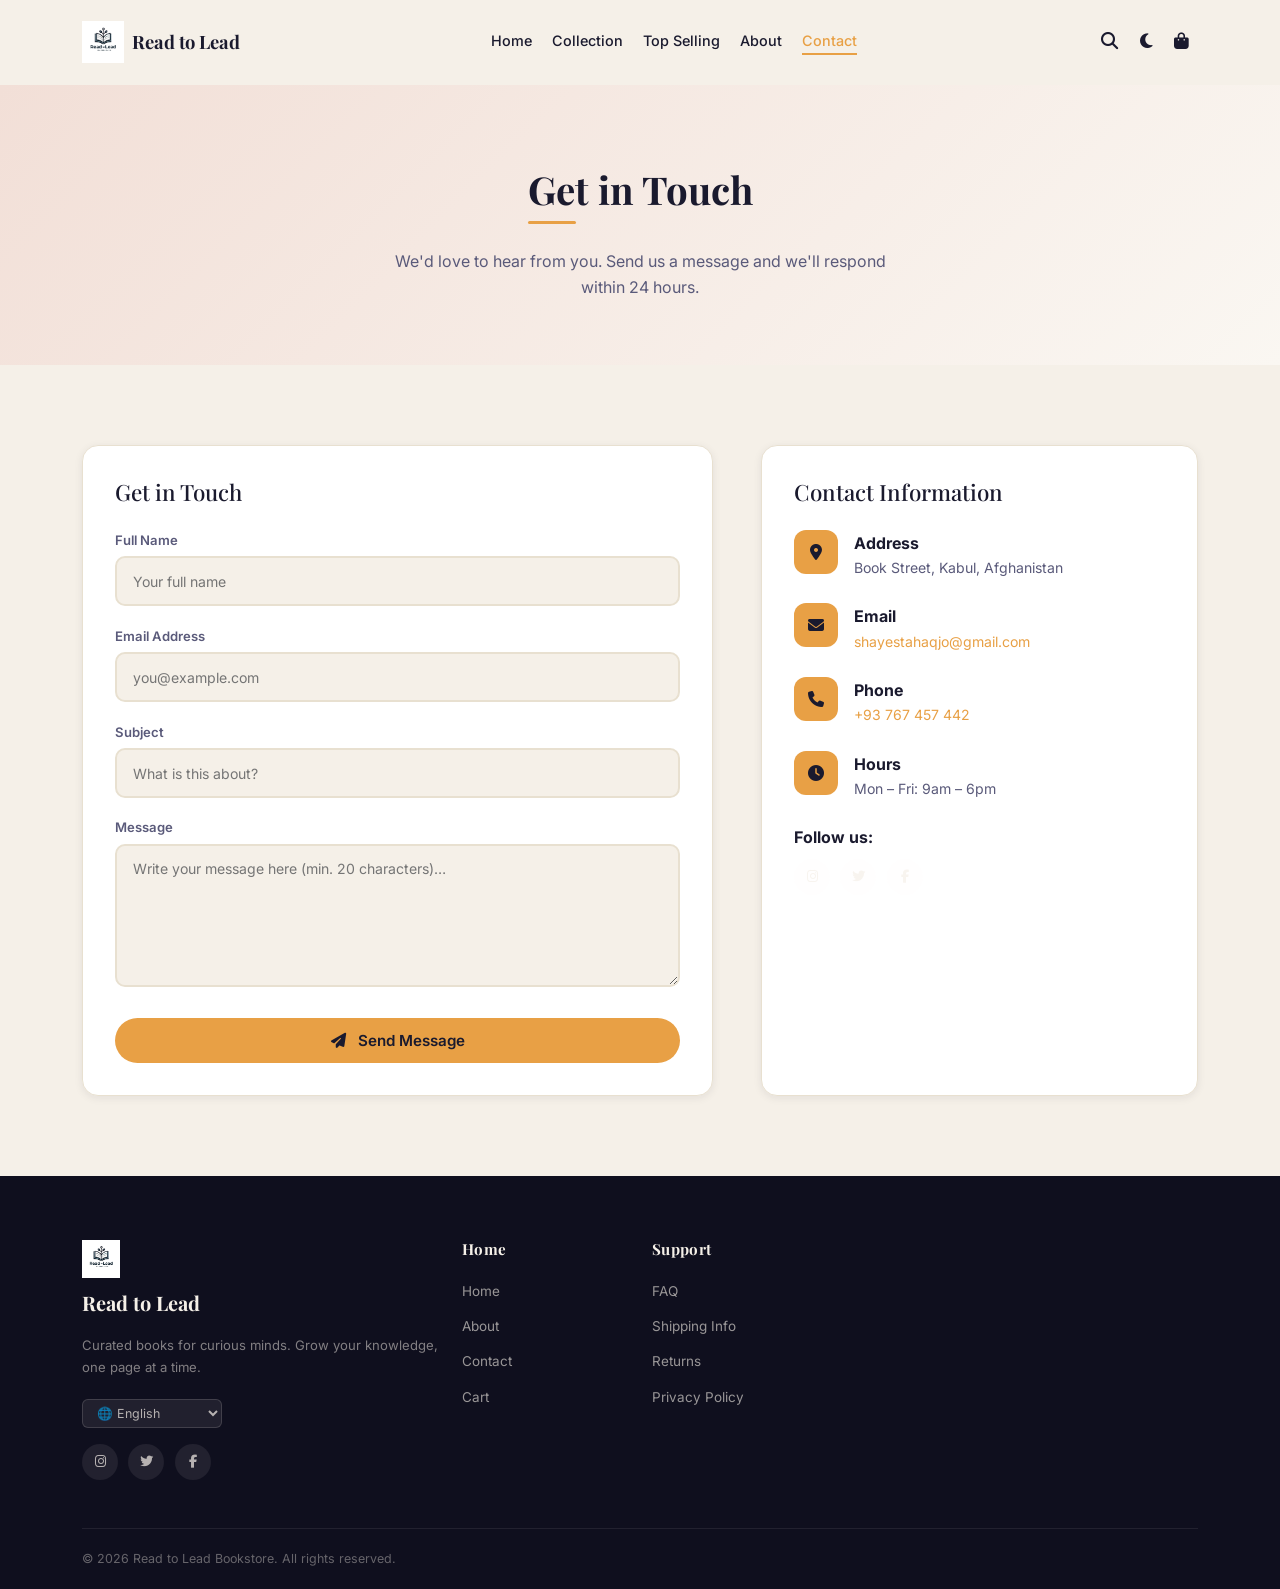
<file: contact.html>
<!DOCTYPE html>
<html lang="en" dir="ltr">
<head>
  <meta charset="UTF-8">
  <meta name="viewport" content="width=device-width, initial-scale=1.0">
  <meta name="description" content="Contact Read to Lead Bookstore — Send us a message.">
  <title>Contact | Read to Lead Bookstore</title>
  <link href="https://cdn.jsdelivr.net/npm/bootstrap@5.3.3/dist/css/bootstrap.min.css" rel="stylesheet">
  <link rel="stylesheet" href="https://cdnjs.cloudflare.com/ajax/libs/font-awesome/6.5.1/css/all.min.css">
  <link rel="stylesheet" href="css/style.css">
  <link rel="stylesheet" href="css/animations.css">
</head>
<body class="page-wrapper">

<!-- Search Overlay -->
<div id="search-overlay" role="search">
  <div class="container d-flex align-items-center gap-3 w-100">
    <i class="fas fa-search fa-lg text-muted" aria-hidden="true"></i>
    <input type="search" placeholder="Search for books, authors…" data-i18n-placeholder="navSearchPlaceholder" aria-label="Search">
    <button class="btn-close btn-close-white search-overlay-close" aria-label="Close search"></button>
  </div>
</div>

<!-- ===== NAVBAR ===== -->
<nav class="navbar navbar-expand-lg sticky-top" aria-label="Main navigation">
  <div class="container">
    <a class="navbar-brand d-flex align-items-center gap-2" href="index.html">
      <img src="images/logo.png" alt="Read to Lead Bookstore logo" height="42">
      <span class="navbar-brand-text d-none d-sm-block">Read to Lead</span>
    </a>
    <div class="d-flex align-items-center gap-1 d-lg-none">
      <a href="checkout.html" class="nav-icon-btn cart-icon-btn" aria-label="View cart">
        <i class="fas fa-shopping-bag" aria-hidden="true"></i>
        <span class="cart-badge">0</span>
      </a>
      <button class="navbar-toggler border-0" type="button" data-bs-toggle="collapse" data-bs-target="#navMenu"
        aria-controls="navMenu" aria-expanded="false" aria-label="Toggle navigation">
        <span class="navbar-toggler-icon"></span>
      </button>
    </div>
    <div class="collapse navbar-collapse" id="navMenu">
      <ul class="navbar-nav mx-auto gap-1">
        <li class="nav-item"><a class="nav-link" href="index.html" data-i18n="navHome">Home</a></li>
        <li class="nav-item"><a class="nav-link" href="index.html#top-selling" data-i18n="navCollection">Collection</a></li>
        <li class="nav-item"><a class="nav-link" href="index.html#top-selling" data-i18n="navTopSelling">Top Selling</a></li>
        <li class="nav-item"><a class="nav-link" href="about.html" data-i18n="navAbout">About</a></li>
        <li class="nav-item"><a class="nav-link active" href="contact.html" aria-current="page" data-i18n="navContact">Contact</a></li>
      </ul>
      <div class="navbar-icons d-none d-lg-flex align-items-center gap-1">
        <button class="nav-icon-btn search-toggle" aria-label="Search"><i class="fas fa-search" aria-hidden="true"></i></button>
        <button class="nav-icon-btn dark-mode-toggle" id="dark-mode-toggle" aria-label="Toggle dark mode">
          <i class="fas fa-moon dark-mode-icon" aria-hidden="true"></i>
        </button>
        <a href="checkout.html" class="nav-icon-btn cart-icon-btn" aria-label="View cart">
          <i class="fas fa-shopping-bag" aria-hidden="true"></i>
          <span class="cart-badge">0</span>
        </a>
      </div>
      <div class="d-lg-none border-top mt-2 pt-3">
        <button class="btn-outline-rtl dark-mode-toggle" style="font-size:.85rem;padding:.45rem 1rem">
          <i class="fas fa-moon dark-mode-icon me-1" aria-hidden="true"></i>
          <span data-i18n="navDarkMode">Dark Mode</span>
        </button>
      </div>
    </div>
  </div>
</nav>

<!-- ===== PAGE HERO ===== -->
<header class="page-hero">
  <div class="container">
    <h1 class="section-title" data-i18n="contactTitle">Get in Touch</h1>
    <p class="mt-3" style="color:var(--text-secondary);max-width:500px;margin:1rem auto 0" data-i18n="contactSubtitle">
      We'd love to hear from you. Send us a message and we'll respond within 24 hours.
    </p>
  </div>
</header>

<!-- ===== CONTACT BODY ===== -->
<main class="section-py">
  <div class="container">
    <div class="row g-5">

      <!-- CONTACT FORM -->
      <div class="col-lg-7">
        <!-- Form card -->
        <div class="form-card section-animate" id="form-wrapper">
          <h2 class="mb-4" style="font-family:var(--font-display);font-size:1.4rem" data-i18n="contactTitle">Send a Message</h2>

          <form id="contact-form" novalidate aria-label="Contact form">
            <!-- Full Name -->
            <div class="form-group-rtl">
              <label class="form-label-rtl" for="contact-name" data-i18n="contactFullName">Full Name</label>
              <input class="form-control-rtl" type="text" id="contact-name" name="name"
                placeholder="Your full name" required
                data-validate="text" data-label="Full Name"
                autocomplete="name" aria-required="true">
            </div>

            <!-- Email -->
            <div class="form-group-rtl">
              <label class="form-label-rtl" for="contact-email" data-i18n="contactEmail">Email Address</label>
              <input class="form-control-rtl" type="email" id="contact-email" name="email"
                placeholder="you@example.com" required
                data-validate="email" data-label="Email"
                autocomplete="email" aria-required="true">
            </div>

            <!-- Subject -->
            <div class="form-group-rtl">
              <label class="form-label-rtl" for="contact-subject" data-i18n="contactSubject">Subject</label>
              <input class="form-control-rtl" type="text" id="contact-subject" name="subject"
                placeholder="What is this about?" required
                data-label="Subject" aria-required="true">
            </div>

            <!-- Message -->
            <div class="form-group-rtl">
              <label class="form-label-rtl" for="contact-message" data-i18n="contactMessage">Message</label>
              <textarea class="form-control-rtl" id="contact-message" name="message"
                rows="5" placeholder="Write your message here (min. 20 characters)…" required
                data-validate="minlength" data-min="20" data-label="Message"
                aria-required="true"></textarea>
            </div>

            <button type="submit" id="contact-submit-btn" class="btn-primary-rtl w-100 mt-1" disabled
              style="justify-content:center;border:none">
              <i class="fas fa-paper-plane me-1" aria-hidden="true"></i>
              <span data-i18n="contactSubmit">Send Message</span>
            </button>
          </form>
        </div>

        <!-- SUCCESS CARD (hidden until form submitted) -->
        <div class="contact-success-card" id="contact-success" style="display:none" role="alert" aria-live="polite">
          <div style="font-size:3rem;margin-bottom:1rem">✅</div>
          <h3 data-i18n="contactSuccessTitle">Message Sent! ✓</h3>
          <p style="color:var(--text-secondary)" data-i18n="contactSuccessText">
            Thank you for reaching out. We'll get back to you within 24 hours.
          </p>
          <a href="index.html" class="btn-primary-rtl mt-3" style="justify-content:center">
            <i class="fas fa-home me-1" aria-hidden="true"></i> Back to Home
          </a>
        </div>
      </div>

      <!-- CONTACT INFO -->
      <div class="col-lg-5">
        <div class="form-card section-animate h-100">
          <h2 class="mb-4" style="font-family:var(--font-display);font-size:1.4rem">Contact Information</h2>

          <address style="font-style:normal">
            <div class="contact-info-item">
              <div class="contact-info-icon" aria-hidden="true"><i class="fas fa-map-marker-alt"></i></div>
              <div>
                <strong>Address</strong>
                <p style="font-size:.88rem;color:var(--text-secondary);margin:0" data-i18n="contactAddress">
                  Book Street, Kabul, Afghanistan
                </p>
              </div>
            </div>
            <div class="contact-info-item">
              <div class="contact-info-icon" aria-hidden="true"><i class="fas fa-envelope"></i></div>
              <div>
                <strong>Email</strong>
                <p style="font-size:.88rem;margin:0">
                  <a href="mailto:shayestahaqjo@gmail.com" data-i18n="contactEmailAddr">shayestahaqjo@gmail.com</a>
                </p>
              </div>
            </div>
            <div class="contact-info-item">
              <div class="contact-info-icon" aria-hidden="true"><i class="fas fa-phone"></i></div>
              <div>
                <strong>Phone</strong>
                <p style="font-size:.88rem;margin:0">
                  <a href="tel:+93767457442" data-i18n="contactPhone">+93 767 457 442</a>
                </p>
              </div>
            </div>
            <div class="contact-info-item">
              <div class="contact-info-icon" aria-hidden="true"><i class="fas fa-clock"></i></div>
              <div>
                <strong>Hours</strong>
                <p style="font-size:.88rem;color:var(--text-secondary);margin:0" data-i18n="contactHours">
                  Mon – Fri: 9am – 6pm
                </p>
              </div>
            </div>
          </address>

          <!-- Map embed -->
          <!-- <div class="mt-3 rounded overflow-hidden" style="border:2px solid var(--border-color)">
            <iframe
              src="https://www.google.com/maps/embed?pb=!1m18!1m12!1m3!1d210040.52127706163!2d69.00516!3d34.52813!2m3!1f0!2f0!3f0!3m2!1i1024!2i768!4f13.1!3m3!1m2!1s0x38d16ec3b7e47041%3A0xd728f990e8e95c77!2sKabul%2C+Afghanistan!5e0!3m2!1sen!2s!4v1700000000000!5m2!1sen!2s"
              width="100%" height="200" style="border:0;display:block" allowfullscreen=""
              loading="lazy" referrerpolicy="no-referrer-when-downgrade"
              title="Read to Lead Bookstore location in Kabul, Afghanistan" aria-label="Map showing our location in Kabul"></iframe>
          </div> -->

          <!-- Social -->
          <div class="mt-4">
            <strong>Follow us:</strong>
            <nav class="social-links mt-2" aria-label="Social media links">
              <a href="#" class="social-link" aria-label="Instagram"><i class="fab fa-instagram" aria-hidden="true"></i></a>
              <a href="#" class="social-link" aria-label="Twitter"><i class="fab fa-twitter" aria-hidden="true"></i></a>
              <a href="#" class="social-link" aria-label="Facebook"><i class="fab fa-facebook-f" aria-hidden="true"></i></a>
            </nav>
          </div>
        </div>
      </div>
    </div>
  </div>
</main>

<!-- ===== FOOTER ===== -->
<footer class="site-footer" role="contentinfo">
  <div class="container">
    <div class="row g-4">
      <div class="col-lg-4 col-md-6">
        <img src="images/logo.png" alt="Read to Lead Bookstore logo" class="footer-logo">
        <p class="footer-brand-text">Read to Lead</p>
        <p class="footer-tagline" data-i18n="footerTagline">Curated books for curious minds.</p>
        <div class="mb-3">
          <select id="lang-select" class="lang-select footer-select" aria-label="Select language">
            <option value="en">🌐 English</option>
            <option value="fa">🌐 دری (Dari)</option>
            <option value="ps">🌐 پښتو (Pashto)</option>
          </select>
        </div>
        <nav class="social-links" aria-label="Social media">
          <a href="#" class="social-link" aria-label="Instagram"><i class="fab fa-instagram" aria-hidden="true"></i></a>
          <a href="#" class="social-link" aria-label="Twitter"><i class="fab fa-twitter" aria-hidden="true"></i></a>
          <a href="#" class="social-link" aria-label="Facebook"><i class="fab fa-facebook-f" aria-hidden="true"></i></a>
        </nav>
      </div>
      <div class="col-lg-2 col-md-3 col-6">
        <h3 class="footer-heading" data-i18n="footerHome">Home</h3>
        <ul class="footer-links">
          <li><a href="index.html" data-i18n="navHome">Homepage</a></li>
          <li><a href="about.html" data-i18n="navAbout">About Us</a></li>
          <li><a href="contact.html" data-i18n="navContact">Contact</a></li>
          <li><a href="checkout.html" data-i18n="navCart">Cart</a></li>
        </ul>
      </div>
      <div class="col-lg-2 col-md-3 col-6">
        <h3 class="footer-heading" data-i18n="footerSupport">Support</h3>
        <ul class="footer-links">
          <li><a href="#" data-i18n="footerFAQ">FAQ</a></li>
          <li><a href="#" data-i18n="footerShipping">Shipping Info</a></li>
          <li><a href="#" data-i18n="footerReturns">Returns</a></li>
          <li><a href="#" data-i18n="footerPrivacy">Privacy Policy</a></li>
        </ul>
      </div>
    </div>
    <div class="footer-bottom">
      <span data-i18n="footerCopyright">© 2026 Read to Lead Bookstore. All rights reserved.</span>
    </div>
  </div>
</footer>

<button id="scroll-top-btn" aria-label="Scroll to top">
  <i class="fas fa-chevron-up" aria-hidden="true"></i>
</button>

<script src="https://cdn.jsdelivr.net/npm/bootstrap@5.3.3/dist/js/bootstrap.bundle.min.js"></script>
<script src="js/translations.js"></script>
<script src="js/products.js"></script>
<script src="js/cart.js"></script>
<script src="js/validation.js"></script>
<script src="js/main.js"></script>
<script>
  document.addEventListener('DOMContentLoaded', () => {
    const obs = new IntersectionObserver(entries => {
      entries.forEach(e => { if(e.isIntersecting){e.target.classList.add('visible');obs.unobserve(e.target);} });
    }, {threshold:.1});
    document.querySelectorAll('.section-animate').forEach(el => obs.observe(el));
  });
</script>
</body>
</html>
</file>
<file: css/style.css>
/* style.css — Read to Lead Bookstore */
@import url('https://fonts.googleapis.com/css2?family=Playfair+Display:ital,wght@0,400;0,600;0,700;0,800;1,400&family=Inter:wght@300;400;500;600&display=swap');

/* ===== CSS VARIABLES ===== */
:root {
  --navy:#1a1a2e; --navy-light:#252545; --navy-dark:#0f0f1e;
  --offwhite:#f5f0e8; --cream:#faf7f2;
  --gold:#e8a045; --gold-dark:#c8832a; --gold-light:#f0b865;
  --sage:#8aab7e; --sage-dark:#6b8e60;
  --blush:#f2dfd7; --blush-dark:#e5cdc0;
  --bg-primary:var(--offwhite); --bg-secondary:var(--cream); --bg-card:#ffffff;
  --text-primary:var(--navy); --text-secondary:#5a5a7a; --text-muted:#8a8aaa;
  --border-color:#e8e0d0;
  --skeleton-base:#e8e0d0; --skeleton-shine:#f5f0e8;
  --shadow-sm:0 2px 8px rgba(26,26,46,.08);
  --shadow-md:0 6px 20px rgba(26,26,46,.12);
  --shadow-lg:0 14px 40px rgba(26,26,46,.18);
  --font-display:'Playfair Display',Georgia,serif;
  --font-body:'Inter',system-ui,sans-serif;
  --section-py:5rem;
  --tr:.25s ease;
}

/* ===== DARK MODE ===== */
body.dark-mode {
  --bg-primary:#12121e; --bg-secondary:#1a1a2e; --bg-card:#1e1e35;
  --text-primary:#f5f0e8; --text-secondary:#b0b0cc; --text-muted:#7070a0;
  --border-color:#2a2a4a; --skeleton-base:#252545; --skeleton-shine:#2e2e55;
}

/* ===== RTL SUPPORT ===== */
body.rtl { font-family:'Tahoma','Arial',var(--font-body); }
[dir="rtl"] .product-badge { left:auto; right:10px; }
[dir="rtl"] .highlight-badge { right:auto; left:12px; }
[dir="rtl"] .cart-toast { right:auto; left:2rem; }
[dir="rtl"] #scroll-top-btn { left:auto; right:2rem; }
[dir="rtl"] .nav-link::after { transform-origin:right; }
[dir="rtl"] .section-title::after { margin-left:auto; margin-right:0; }
[dir="rtl"] .footer-links { padding-right:0; }
[dir="rtl"] .search-wrapper .search-icon { left:auto; right:1rem; }
[dir="rtl"] .search-wrapper input { padding-left:1rem; padding-right:3rem; }
[dir="rtl"] .timeline::before { left:auto; right:50%; }
[dir="rtl"] .timeline-item { padding-right:0; padding-left:calc(50% + 2rem); justify-content:flex-start; }
[dir="rtl"] .timeline-item:nth-child(even) { padding-left:0; padding-right:calc(50% + 2rem); justify-content:flex-end; }
[dir="rtl"] .timeline-dot { left:auto; right:50%; }

/* ===== BASE ===== */
*,*::before,*::after{box-sizing:border-box}
html{scroll-behavior:smooth}
body{font-family:var(--font-body);background:var(--bg-primary);color:var(--text-primary);line-height:1.65;transition:background-color .3s ease,color .3s ease}
h1,h2,h3,h4,h5{font-family:var(--font-display);color:var(--text-primary);line-height:1.25}
a{color:var(--gold);text-decoration:none;transition:color var(--tr)}
a:hover{color:var(--gold-dark)}
img{max-width:100%;height:auto}
ul{list-style:none;padding:0;margin:0}

/* ===== UTILITIES ===== */
.text-gold{color:var(--gold)!important}
.text-sage{color:var(--sage)!important}
.section-py{padding:var(--section-py) 0}

.section-title{font-family:var(--font-display);font-size:clamp(1.8rem,3vw,2.4rem);font-weight:700;display:inline-block;position:relative}
.section-title::after{content:'';display:block;width:48px;height:3px;background:var(--gold);margin-top:8px;border-radius:2px}

.section-header{display:flex;align-items:flex-end;justify-content:space-between;margin-bottom:2rem;flex-wrap:wrap;gap:1rem}
.view-all-link{color:var(--gold);font-weight:600;font-size:.9rem;display:inline-flex;align-items:center;gap:.25rem;transition:gap var(--tr)}
.view-all-link:hover{gap:.5rem;color:var(--gold-dark)}

/* ===== BUTTONS ===== */
.btn-primary-rtl{background:var(--gold);color:var(--navy);border:2px solid var(--gold);border-radius:50px;font-weight:600;font-family:var(--font-body);padding:.65rem 1.75rem;cursor:pointer;display:inline-flex;align-items:center;gap:.5rem;font-size:.95rem}
.btn-primary-rtl:hover{background:var(--gold-dark);border-color:var(--gold-dark);color:var(--navy)}
.btn-outline-rtl{background:transparent;color:var(--navy);border:2px solid var(--navy);border-radius:50px;font-weight:600;padding:.65rem 1.75rem;cursor:pointer;display:inline-flex;align-items:center;gap:.5rem;font-size:.95rem;transition:all var(--tr)}
.btn-outline-rtl:hover{background:var(--navy);color:var(--offwhite)}
body.dark-mode .btn-outline-rtl{border-color:var(--offwhite);color:var(--offwhite)}
body.dark-mode .btn-outline-rtl:hover{background:var(--offwhite);color:var(--navy)}
.btn-add-cart{background:var(--navy);color:var(--offwhite);border:2px solid var(--navy);border-radius:8px;font-size:.82rem;font-weight:600;padding:.45rem .9rem;cursor:pointer;transition:all var(--tr);white-space:nowrap}
.btn-add-cart:hover{background:var(--gold);border-color:var(--gold);color:var(--navy)}
body.dark-mode .btn-add-cart{background:var(--gold);border-color:var(--gold);color:var(--navy)}
body.dark-mode .btn-add-cart:hover{background:var(--gold-dark);border-color:var(--gold-dark)}
.btn-details{background:transparent;border:2px solid var(--border-color);border-radius:8px;width:38px;min-width:38px;height:36px;cursor:pointer;color:var(--text-muted);transition:all var(--tr);display:flex;align-items:center;justify-content:center;font-size:.85rem}
.btn-details:hover{border-color:var(--gold);color:var(--gold)}

/* ===== NAVBAR ===== */
.navbar{background:transparent!important;border-bottom:1px solid transparent;padding:1rem 0;z-index:1050}
.navbar.scrolled{background:var(--navy)!important;border-bottom:2px solid var(--gold);box-shadow:0 4px 20px rgba(0,0,0,.18)}
.navbar-brand img{height:42px}
.navbar-brand-text{font-family:var(--font-display);font-size:1.15rem;color:var(--navy);font-weight:700}
.navbar.scrolled .navbar-brand-text{color:var(--offwhite)}
.navbar-nav .nav-link{font-weight:500;font-size:.9rem;color:var(--navy)!important;padding:.5rem .85rem;position:relative}
.navbar.scrolled .nav-link{color:var(--offwhite)!important}
.navbar-nav .nav-link.active,.navbar-nav .nav-link:hover{color:var(--gold)!important}
.nav-icon-btn{background:none;border:none;color:var(--navy);font-size:1.05rem;padding:.4rem .55rem;border-radius:8px;cursor:pointer;transition:all var(--tr);position:relative}
.navbar.scrolled .nav-icon-btn{color:var(--offwhite)}
.nav-icon-btn:hover{background:rgba(232,160,69,.15);color:var(--gold)}
.cart-badge{position:absolute;top:-4px;right:-4px;background:var(--gold);color:var(--navy);font-size:.62rem;font-weight:700;width:18px;height:18px;border-radius:50%;display:none;align-items:center;justify-content:center}

/* ===== HERO ===== */
.hero-section{position:relative;overflow:hidden;background:linear-gradient(135deg,var(--blush) 0%,var(--cream) 55%,var(--offwhite) 100%);height:auto;max-width: 1200px; margin: 0 auto;height: calc(100vh - 80px);display:flex;align-items:center;padding: 50px 0;}

#heroCarousel{overflow:hidden}
#heroCarousel .carousel-item { height: auto; }
#heroCarousel .carousel-item .hero-section { height: auto; }
body.dark-mode .hero-section{background:linear-gradient(135deg,#1a1520 0%,#12121e 55%,#1a1a2e 100%)}
.blob-1,.blob-2,.blob-3{position:absolute;border-radius:50%;filter:blur(60px);pointer-events:none}
.blob-1{width:420px;height:420px;background:var(--gold-light);top:-120px;right:-120px;opacity:.3}
.blob-2{width:320px;height:320px;background:var(--sage);bottom:-90px;left:8%;opacity:.2}
.blob-3{width:220px;height:220px;background:var(--blush-dark);top:38%;left:42%;opacity:.25}
body.dark-mode .blob-1{opacity:.12} body.dark-mode .blob-2{opacity:.1}
.hero-badge{display:inline-block;background:var(--gold);color:var(--navy);font-size:.72rem;font-weight:700;letter-spacing:.0max-width: 1200px; margin: 0 auto;8em;text-transform:uppercase;padding:.3rem 1rem;border-radius:50px;margin-bottom:0.5rem}
.hero-title{font-family:var(--font-display);font-size:clamp(1.5rem,3.5vw,2.8rem);font-weight:800;color:var(--navy);line-height:1.15;margin-bottom:.25rem}
body.dark-mode .hero-title{color:var(--offwhite)}
.hero-author{font-size:1rem;color:var(--text-secondary);margin-bottom:0.5rem}
.hero-rating{display:flex;align-items:center;gap:.5rem;margin-bottom:1rem;font-size:.9rem}
.hero-rating .stars{color:var(--gold);font-size:0.5rem}
.hero-description{color:var(--text-secondary);font-size:.95rem;max-width:380px;margin-bottom:0.75rem;line-height:1.7}
.hero-price{font-family:var(--font-display);font-size:2rem;font-weight:700;color:var(--gold);margin-bottom:1.5rem}
.hero-price .original-price{font-size:1.05rem;text-decoration:line-through;color:var(--text-muted);margin-left:.5rem;font-weight:400}
.hero-book-img{max-width:230px;width:100%;border-radius:16px;box-shadow:0 20px 60px rgba(26,26,46,.25);transform:rotate(-2deg);transition:transform .3s ease,box-shadow .3s ease}
.hero-book-img:hover{transform:rotate(0) scale(1.02);box-shadow:0 28px 70px rgba(26,26,46,.3)}

/* ===== PRODUCT CARDS ===== */
.products-section{padding:var(--section-py) 0}
.product-card{background:var(--bg-card);border-radius:16px;overflow:hidden;box-shadow:var(--shadow-sm);border:1px solid var(--border-color);position:relative;display:flex;flex-direction:column}
.product-badge{position:absolute;top:10px;left:10px;background:var(--gold);color:var(--navy);font-size:.62rem;font-weight:700;letter-spacing:.06em;text-transform:uppercase;padding:.22rem .65rem;border-radius:50px;z-index:2}
.product-img-wrapper{width:100%;aspect-ratio:2/3;overflow:hidden;background:var(--bg-secondary);display:flex;align-items:center;justify-content:center}
.product-img{width:100%;height:100%;object-fit:cover;transition:transform .4s ease}
.product-card:hover .product-img{transform:scale(1.05)}
.product-body{padding:1rem;flex:1;display:flex;flex-direction:column}
.product-title{font-family:var(--font-display);font-size:.92rem;font-weight:600;color:var(--text-primary);margin-bottom:.2rem;white-space:nowrap;overflow:hidden;text-overflow:ellipsis}
.product-author{font-size:.78rem;color:var(--text-muted);margin-bottom:.5rem}
.product-rating{display:flex;align-items:center;gap:.3rem;margin-bottom:.5rem}
.product-rating .stars{color:var(--gold);font-size:.72rem}
.review-count{font-size:.72rem;color:var(--text-muted)}
.product-price-row{display:flex;align-items:baseline;gap:.45rem;margin-bottom:.2rem}
.product-price{font-family:var(--font-display);font-size:1.15rem;font-weight:700;color:var(--gold)}
.product-original-price{font-size:.78rem;text-decoration:line-through;color:var(--text-muted)}
.product-card-actions{margin-top:auto}

/* ===== SKELETON ===== */
.skeleton-card{background:var(--bg-card);border-radius:16px;overflow:hidden;padding:1rem;border:1px solid var(--border-color)}
.skeleton-img{width:100%;aspect-ratio:2/3;margin-bottom:.75rem}
.skeleton-text{height:13px;margin-bottom:.45rem;width:100%}
.skeleton-text.short{width:55%}

/* ===== FILTER BAR ===== */
.filter-bar{display:flex;flex-wrap:wrap;gap:.5rem;margin-bottom:1.5rem;border-bottom:2px solid var(--border-color);padding-bottom:0}
.filter-tab{background:none;border:none;font-family:var(--font-body);font-size:.88rem;font-weight:500;color:var(--text-secondary);padding:.6rem 1rem .8rem;cursor:pointer;border-bottom:3px solid transparent;margin-bottom:-2px;transition:color .2s,border-color .2s}
.filter-tab:hover,.filter-tab.active{color:var(--navy);border-bottom-color:var(--gold)}
body.dark-mode .filter-tab:hover,body.dark-mode .filter-tab.active{color:var(--offwhite)}

/* ===== SEARCH BAR ===== */
.search-wrapper{position:relative;max-width:400px;margin-bottom:1.5rem}
.search-wrapper input{width:100%;padding:.72rem 1rem .72rem 2.9rem;border:2px solid var(--border-color);border-radius:50px;background:var(--bg-card);color:var(--text-primary);font-family:var(--font-body);font-size:.88rem;transition:border-color var(--tr)}
.search-wrapper input:focus{outline:none;border-color:var(--gold)}
.search-wrapper .search-icon{position:absolute;left:1rem;top:50%;transform:translateY(-50%);color:var(--text-muted);font-size:.85rem;pointer-events:none}

/* ===== NO RESULTS ===== */
.no-results{color:var(--text-muted);padding:2rem 0;text-align:center}
.no-results i{color:var(--gold);opacity:.4}

/* ===== CAROUSEL HERO ===== */
.carousel-caption-custom{background:rgba(26,26,46,.6);padding:1rem 1.5rem;border-radius:12px;backdrop-filter:blur(6px)}

/* ===== DEAL CARDS ===== */
.deals-section{background:var(--bg-secondary);padding:4rem 0}
.deal-card{background:var(--bg-card);border-radius:20px;overflow:hidden;display:flex;gap:1.5rem;padding:1.5rem;box-shadow:var(--shadow-sm);border:1px solid var(--border-color);height:100%}
.deal-card-img{width:110px;min-width:110px;height:155px;object-fit:cover;border-radius:10px;box-shadow:var(--shadow-sm)}
.deal-card-body{flex:1}
.deal-card-title{font-family:var(--font-display);font-size:1.05rem;font-weight:700;color:var(--text-primary);margin-bottom:.25rem;line-height:1.3}
.deal-card-author{font-size:.82rem;color:var(--text-muted);margin-bottom:.75rem}
.deal-original-price{text-decoration:line-through;color:var(--text-muted);font-size:.88rem}
.deal-sale-price{color:var(--gold);font-family:var(--font-display);font-size:1.45rem;font-weight:700}
.deal-discount-badge{background:#e74c3c;color:#fff;font-size:.68rem;font-weight:700;padding:.2rem .5rem;border-radius:4px;margin-left:.5rem}

/* ===== HIGHLIGHT CARDS ===== */
.highlight-section{background:var(--bg-secondary);padding:var(--section-py) 0}
.highlight-card{background:var(--bg-card);border-radius:20px;overflow:hidden;box-shadow:var(--shadow-md);border:1px solid var(--border-color);position:relative}
.highlight-card-img{width:100%;height:210px;object-fit:cover}
.highlight-card-body{padding:1.25rem}
.highlight-card-title{font-family:var(--font-display);font-size:1.05rem;font-weight:700;color:var(--text-primary);margin-bottom:.25rem}
.highlight-card-author{font-size:.82rem;color:var(--text-muted);margin-bottom:.75rem}
.highlight-badge{position:absolute;top:12px;right:12px;font-size:.68rem;font-weight:700;text-transform:uppercase;letter-spacing:.06em;padding:.25rem .75rem;border-radius:50px;color:#fff}
.badge-award{background:#8b5cf6} .badge-deal{background:#ef4444} .badge-rated{background:var(--sage)}

/* ===== FOOTER ===== */
.site-footer{background:var(--navy-dark,#0f0f1e);color:rgba(245,240,232,.75);padding:4rem 0 0}
.footer-logo{height:38px;margin-bottom:.5rem}
.footer-brand-text{font-family:var(--font-display);font-size:1.25rem;color:var(--offwhite);font-weight:700}
.footer-tagline{font-size:.82rem;color:rgba(245,240,232,.5);margin:.5rem 0 1.25rem;line-height:1.65}
.footer-heading{font-family:var(--font-display);font-size:.95rem;font-weight:700;color:var(--offwhite);margin-bottom:1.1rem;letter-spacing:.02em}
.footer-links li{margin-bottom:.55rem}
.footer-links a{color:rgba(245,240,232,.6);font-size:.845rem;transition:color var(--tr)}
.footer-links a:hover{color:var(--gold)}
.social-links{display:flex;gap:.65rem;margin-top:1rem}
.social-link{width:36px;height:36px;border-radius:50%;background:rgba(245,240,232,.08);color:rgba(245,240,232,.7);display:inline-flex;align-items:center;justify-content:center;font-size:.82rem;text-decoration:none}
.social-link:hover{background:var(--gold);color:var(--navy)}
.footer-bottom{border-top:1px solid rgba(245,240,232,.08);padding:1.25rem 0;margin-top:3rem;font-size:.78rem;color:rgba(245,240,232,.38);display:flex;align-items:center;justify-content:space-between;flex-wrap:wrap;gap:.5rem}
.footer-select{background:rgba(245,240,232,.08);border:1px solid rgba(245,240,232,.15);color:rgba(245,240,232,.7);border-radius:6px;padding:.3rem .6rem;font-size:.78rem;cursor:pointer}

/* ===== SCROLL TO TOP ===== */
#scroll-top-btn{position:fixed;bottom:2rem;left:2rem;width:44px;height:44px;border-radius:50%;background:var(--gold);color:var(--navy);border:none;cursor:pointer;display:none;align-items:center;justify-content:center;font-size:1rem;box-shadow:var(--shadow-md);z-index:1000}

/* ===== CART TOAST ===== */
.cart-toast{position:fixed;bottom:2rem;right:2rem;background:var(--navy);color:var(--offwhite);padding:.9rem 1.4rem;border-radius:12px;box-shadow:var(--shadow-lg);border-left:4px solid var(--gold);font-size:.88rem;z-index:9999;display:flex;align-items:center;opacity:0;transform:translateX(60px);transition:opacity .35s ease,transform .35s ease;max-width:300px}
.cart-toast.show{opacity:1;transform:translateX(0)}
.cart-toast i{color:var(--gold)}
[dir="rtl"] .cart-toast{border-left:none;border-right:4px solid var(--gold);transform:translateX(-60px)}
[dir="rtl"] .cart-toast.show{transform:translateX(0)}

/* ===== SEARCH OVERLAY ===== */
#search-overlay{position:fixed;inset:0;height:72px;background:var(--navy);z-index:2000;display:flex;align-items:center;padding:0 1rem;opacity:0;pointer-events:none;transition:opacity .25s ease}
#search-overlay.active{opacity:1;pointer-events:all}
#search-overlay input{color:var(--offwhite);flex:1;border:none;background:transparent;font-size:1.1rem;outline:none}
#search-overlay input::placeholder{color:rgba(245,240,232,.4)}

/* ===== FORM VALIDATION ===== */
.field-error{color:#e74c3c;font-size:.78rem;margin-top:.3rem;display:flex;align-items:center;gap:.25rem}
.field-error::before{content:'⚠ '}
input.is-valid,textarea.is-valid,select.is-valid{border-color:var(--sage)!important}
input.is-invalid,textarea.is-invalid,select.is-invalid{border-color:#e74c3c!important}
.form-control-rtl{width:100%;padding:.72rem 1rem;border:2px solid var(--border-color);border-radius:10px;background:var(--bg-primary);color:var(--text-primary);font-family:var(--font-body);font-size:.88rem;transition:border-color var(--tr)}
.form-control-rtl:focus{outline:none;border-color:var(--gold)}
.form-label-rtl{font-size:.82rem;font-weight:600;color:var(--text-secondary);display:block;margin-bottom:.3rem}
.form-group-rtl{margin-bottom:1.2rem}

/* ===== ABOUT PAGE ===== */
.about-hero{background:linear-gradient(135deg,var(--navy) 0%,#2d2d55 100%);color:var(--offwhite);padding:6rem 0 5rem;text-align:center;position:relative;overflow:hidden}
.about-hero-title{font-family:var(--font-display);font-size:clamp(2.5rem,5vw,4rem);font-weight:800;color:var(--offwhite)}
.about-hero-subtitle{color:rgba(245,240,232,.7);font-size:1.05rem;max-width:540px;margin:1rem auto 0}
.icon-grid-card{background:var(--bg-card);border-radius:16px;padding:2rem 1.5rem;text-align:center;border:1px solid var(--border-color);box-shadow:var(--shadow-sm);height:100%}
.icon-grid-card .card-icon{width:62px;height:62px;border-radius:16px;display:flex;align-items:center;justify-content:center;font-size:1.7rem;margin:0 auto 1.1rem}

/* Timeline */
.timeline{position:relative;padding:2rem 0}
.timeline::before{content:'';position:absolute;left:50%;top:0;bottom:0;width:2px;background:linear-gradient(to bottom,var(--gold),var(--sage));transform:translateX(-50%)}
.timeline-item{display:flex;justify-content:flex-end;padding-right:calc(50% + 2rem);margin-bottom:2.5rem;position:relative}
.timeline-item:nth-child(even){justify-content:flex-start;padding-right:0;padding-left:calc(50% + 2rem)}
.timeline-dot{position:absolute;left:50%;top:1rem;transform:translateX(-50%);width:14px;height:14px;border-radius:50%;background:var(--gold);border:3px solid var(--bg-primary);z-index:1}
.timeline-card{background:var(--bg-card);border-radius:14px;padding:1.2rem 1.4rem;border:1px solid var(--border-color);box-shadow:var(--shadow-sm);max-width:320px}
.timeline-year{font-family:var(--font-display);font-size:1.45rem;font-weight:700;color:var(--gold);margin-bottom:.2rem}
.timeline-event{font-weight:600;color:var(--text-primary);margin-bottom:.2rem;font-size:.95rem}
.timeline-desc{font-size:.82rem;color:var(--text-muted)}

/* Team */
.team-card{background:var(--bg-card);border-radius:20px;overflow:hidden;box-shadow:var(--shadow-sm);border:1px solid var(--border-color);text-align:center;padding:2rem 1.5rem;height:100%}
.team-avatar{width:96px;height:96px;border-radius:50%;object-fit:cover;border:4px solid var(--gold);margin:0 auto 1rem;display:block}
.team-name{font-family:var(--font-display);font-size:1.15rem;font-weight:700;color:var(--text-primary);margin-bottom:.25rem}
.team-role{font-size:.8rem;color:var(--gold);font-weight:600;text-transform:uppercase;letter-spacing:.06em}
.team-bio{font-size:.82rem;color:var(--text-muted);margin-top:.75rem;line-height:1.6}

/* Stats table */
.stats-table{width:100%;border-collapse:collapse}
.stats-table th{background:var(--navy);color:var(--offwhite);padding:.75rem 1rem;text-align:left;font-size:.85rem;font-weight:600}
.stats-table td{padding:.7rem 1rem;border-bottom:1px solid var(--border-color);font-size:.88rem;color:var(--text-primary)}
.stats-table tr:last-child td{border-bottom:none}
.stats-table tr:hover td{background:rgba(232,160,69,.06)}
[dir="rtl"] .stats-table th,[dir="rtl"] .stats-table td{text-align:right}

/* ===== CONTACT PAGE ===== */
.page-hero{background:linear-gradient(135deg,var(--blush) 0%,var(--cream) 100%);padding:5rem 0 4rem;text-align:center}
body.dark-mode .page-hero{background:linear-gradient(135deg,#1a1520 0%,#12121e 100%)}
.contact-info-item{display:flex;align-items:flex-start;gap:1rem;margin-bottom:1.5rem}
.contact-info-icon{width:44px;height:44px;min-width:44px;background:var(--gold);border-radius:12px;display:flex;align-items:center;justify-content:center;color:var(--navy);font-size:1rem}
.contact-success-card{background:var(--bg-card);border-radius:20px;padding:3rem 2rem;text-align:center;border:2px solid var(--sage);box-shadow:var(--shadow-md)}
.form-card{background:var(--bg-card);border-radius:16px;padding:2rem;border:1px solid var(--border-color);box-shadow:var(--shadow-sm)}

/* ===== CHECKOUT PAGE ===== */
.cart-item{display:flex;gap:1rem;align-items:center;padding:1.2rem;background:var(--bg-card);border-radius:14px;margin-bottom:1rem;border:1px solid var(--border-color)}
.cart-item-img img{width:68px;height:96px;object-fit:cover;border-radius:8px;box-shadow:var(--shadow-sm)}
.cart-item-info{flex:1;min-width:0}
.cart-item-title{font-family:var(--font-display);font-weight:600;font-size:.92rem;color:var(--text-primary);margin-bottom:.18rem;white-space:nowrap;overflow:hidden;text-overflow:ellipsis}
.cart-item-author{font-size:.78rem;color:var(--text-muted);margin-bottom:.35rem}
.cart-item-price{font-size:.88rem;color:var(--gold);font-weight:600}
.cart-item-controls{display:flex;flex-direction:column;align-items:flex-end;gap:.5rem;min-width:90px}
.qty-control{display:flex;align-items:center;gap:.5rem;background:var(--bg-secondary);border-radius:50px;padding:.22rem}
.qty-btn{width:26px;height:26px;border:none;border-radius:50%;background:var(--bg-card);color:var(--text-primary);cursor:pointer;font-size:.65rem;display:flex;align-items:center;justify-content:center;transition:all var(--tr)}
.qty-btn:hover{background:var(--gold);color:var(--navy)}
.qty-value{font-weight:600;font-size:.88rem;min-width:22px;text-align:center}
.cart-item-total{font-weight:700;color:var(--text-primary);font-size:.92rem}
.cart-remove-btn{background:none;border:none;color:var(--text-muted);cursor:pointer;font-size:.82rem;transition:color var(--tr);display:flex;align-items:center;gap:.25rem;padding:0}
.cart-remove-btn:hover{color:#e74c3c}
.order-summary-card{background:var(--bg-card);border-radius:16px;padding:1.75rem;border:1px solid var(--border-color);box-shadow:var(--shadow-sm);position:sticky;top:90px}
.order-summary-title{font-family:var(--font-display);font-size:1.15rem;font-weight:700;color:var(--text-primary);margin-bottom:1.2rem;padding-bottom:.7rem;border-bottom:2px solid var(--border-color)}
.summary-row{display:flex;justify-content:space-between;margin-bottom:.7rem;font-size:.88rem;color:var(--text-secondary)}
.summary-row.total{border-top:2px solid var(--border-color);padding-top:.7rem;margin-top:.7rem;font-weight:700;font-size:.95rem;color:var(--text-primary)}
.checkout-form-card{background:var(--bg-card);border-radius:16px;padding:1.75rem;border:1px solid var(--border-color);box-shadow:var(--shadow-sm);margin-bottom:1.5rem}
.checkout-form-card h5{font-family:var(--font-display);font-size:1.05rem;font-weight:700;color:var(--text-primary);margin-bottom:1.1rem;padding-bottom:.7rem;border-bottom:2px solid var(--border-color)}
.empty-cart-state{text-align:center;padding:5rem 1rem;color:var(--text-muted)}
.empty-cart-state i{font-size:3.5rem;margin-bottom:1.5rem;opacity:.3;color:var(--gold)}
.empty-cart-state h3{font-family:var(--font-display);color:var(--text-primary);margin-bottom:.7rem}

/* ===== FOCUS STATES — Accessibility ===== */
:focus-visible{outline:3px solid var(--gold);outline-offset:3px;border-radius:4px}

/* ===== RESPONSIVE ===== */
@media(max-width:767px){
  :root{--section-py:3rem}
  .hero-section{height:auto;min-height:auto;padding:4rem 0 3rem;text-align:center}
  #heroCarousel .carousel-item{height:auto;min-height:auto}
  .hero-book-img{max-width:175px;margin:2rem auto 0}
  .hero-description{max-width:100%}
  .deal-card{flex-direction:column}
  .deal-card-img{width:100%;height:190px}
  .timeline::before{left:18px}
  .timeline-item,.timeline-item:nth-child(even){padding-left:3.2rem;padding-right:0;justify-content:flex-start}
  .timeline-dot{left:18px}
  .footer-bottom{flex-direction:column;text-align:center}
  .cart-item{flex-wrap:wrap}
  .cart-item-controls{width:100%;flex-direction:row;justify-content:space-between}
}
@media(max-width:575px){
  .filter-bar{overflow-x:auto;flex-wrap:nowrap;-webkit-overflow-scrolling:touch}
  .filter-tab{white-space:nowrap}
}
</file>
<file: css/animations.css>
/* animations.css — Read to Lead Bookstore */

/* ===== KEYFRAMES ===== */

@keyframes fadeInUp {
  from { opacity:0; transform:translateY(28px); }
  to   { opacity:1; transform:translateY(0); }
}
@keyframes fadeIn {
  from { opacity:0; } to { opacity:1; }
}
@keyframes cardPulse {
  0%{transform:scale(1)} 40%{transform:scale(.94)} 70%{transform:scale(1.04)} 100%{transform:scale(1)}
}
@keyframes slideInRight {
  from { opacity:0; transform:translateX(60px); }
  to   { opacity:1; transform:translateX(0); }
}
@keyframes slideInLeft {
  from { opacity:0; transform:translateX(-60px); }
  to   { opacity:1; transform:translateX(0); }
}
@keyframes shimmer {
  0%   { background-position:-1000px 0; }
  100% { background-position:1000px 0; }
}
@keyframes float {
  0%,100% { transform:translateY(0) rotate(0deg); }
  33%     { transform:translateY(-14px) rotate(2deg); }
  66%     { transform:translateY(-7px) rotate(-1deg); }
}
@keyframes floatSlow {
  0%,100% { transform:translateY(0) scale(1); }
  50%     { transform:translateY(-18px) scale(1.02); }
}
@keyframes badgeBounce {
  0%{transform:scale(1)} 50%{transform:scale(1.45)} 100%{transform:scale(1)}
}
@keyframes cardReveal {
  from { opacity:0; transform:translateY(18px) scale(.97); }
  to   { opacity:1; transform:translateY(0) scale(1); }
}
@keyframes scrollBounce {
  0%,100%{transform:translateY(0)} 50%{transform:translateY(8px)}
}

/* ===== HERO STAGGERED ENTRANCE ===== */
.hero-badge       { animation: fadeInUp .5s ease both .1s; }
.hero-title       { animation: fadeInUp .6s ease both .2s; }
.hero-author      { animation: fadeInUp .6s ease both .3s; }
.hero-rating      { animation: fadeInUp .6s ease both .4s; }
.hero-description { animation: fadeInUp .6s ease both .45s; }
.hero-price       { animation: fadeInUp .6s ease both .5s; }
.hero-actions     { animation: fadeInUp .6s ease both .6s; }
.hero-book-img    { animation: fadeInUp .8s ease both .15s; }

/* ===== BLOBS ===== */
.blob-1 { animation: float 8s ease-in-out infinite; }
.blob-2 { animation: floatSlow 11s ease-in-out infinite 2s; }
.blob-3 { animation: float 13s ease-in-out infinite 4s; }

/* ===== PRODUCT CARDS ===== */
.product-card { animation: cardReveal .4s ease both; }

/* ===== SKELETON ===== */
.skeleton {
  background: linear-gradient(90deg,
    var(--skeleton-base,#e8e0d0) 25%,
    var(--skeleton-shine,#f5f0e8) 50%,
    var(--skeleton-base,#e8e0d0) 75%
  );
  background-size:1000px 100%;
  animation: shimmer 1.5s infinite linear;
  border-radius:6px;
}

/* ===== CART TOAST ===== */
.cart-toast.show { animation: slideInRight .35s ease forwards; }

/* ===== SCROLL INDICATOR ===== */
.scroll-indicator { animation: scrollBounce 1.6s ease-in-out infinite; }

/* ===== SECTION ANIMATE (IntersectionObserver) ===== */
.section-animate { opacity:0; transform:translateY(24px); transition:opacity .6s ease,transform .6s ease; }
.section-animate.visible { opacity:1; transform:translateY(0); }

/* ===== HOVER TRANSITIONS ===== */
.product-card     { transition:transform .25s ease, box-shadow .25s ease; }
.product-card:hover { transform:translateY(-6px); box-shadow:0 14px 36px rgba(26,26,46,.18); }

.deal-card        { transition:transform .25s ease, box-shadow .25s ease; }
.deal-card:hover  { transform:translateY(-4px); box-shadow:0 10px 28px rgba(26,26,46,.15); }

.team-card        { transition:transform .25s ease, box-shadow .25s ease; }
.team-card:hover  { transform:translateY(-5px); box-shadow:0 14px 36px rgba(26,26,46,.15); }

.highlight-card   { transition:transform .25s ease, box-shadow .25s ease; }
.highlight-card:hover { transform:translateY(-6px); box-shadow:0 16px 40px rgba(26,26,46,.18); }

.icon-grid-card   { transition:transform .25s ease, box-shadow .25s ease; }
.icon-grid-card:hover { transform:translateY(-5px); box-shadow:0 12px 32px rgba(26,26,46,.14); }

/* Button hover */
.btn-primary-rtl  { transition:transform .2s ease, box-shadow .2s ease, background-color .2s ease; }
.btn-primary-rtl:hover { transform:translateY(-2px); box-shadow:0 6px 18px rgba(232,160,69,.4); }

.btn-add-cart:active { animation:cardPulse .3s ease; }

/* Social links */
.social-link { transition:color .2s ease, transform .2s ease, background-color .2s ease; }
.social-link:hover { transform:translateY(-3px); }

/* Navbar */
.navbar { transition:background-color .3s ease, box-shadow .3s ease, border-color .3s ease; }

/* Cart badge */
.cart-pulse .cart-badge { animation:badgeBounce .3s ease; }

/* Scroll-to-top */
#scroll-top-btn { transition:opacity .3s ease, transform .3s ease; }
#scroll-top-btn:hover { transform:translateY(-3px); }

/* Filter tab underline animation */
.filter-tab { transition:color .2s ease, border-color .2s ease; }

/* Nav link underline */
.nav-link::after {
  content:''; display:block; height:2px; background:var(--gold);
  transform:scaleX(0); transform-origin:left; transition:transform .25s ease;
}
.nav-link:hover::after,.nav-link.active::after { transform:scaleX(1); }

/* Page entrance */
.page-wrapper { animation:fadeIn .4s ease both; }
</file>
